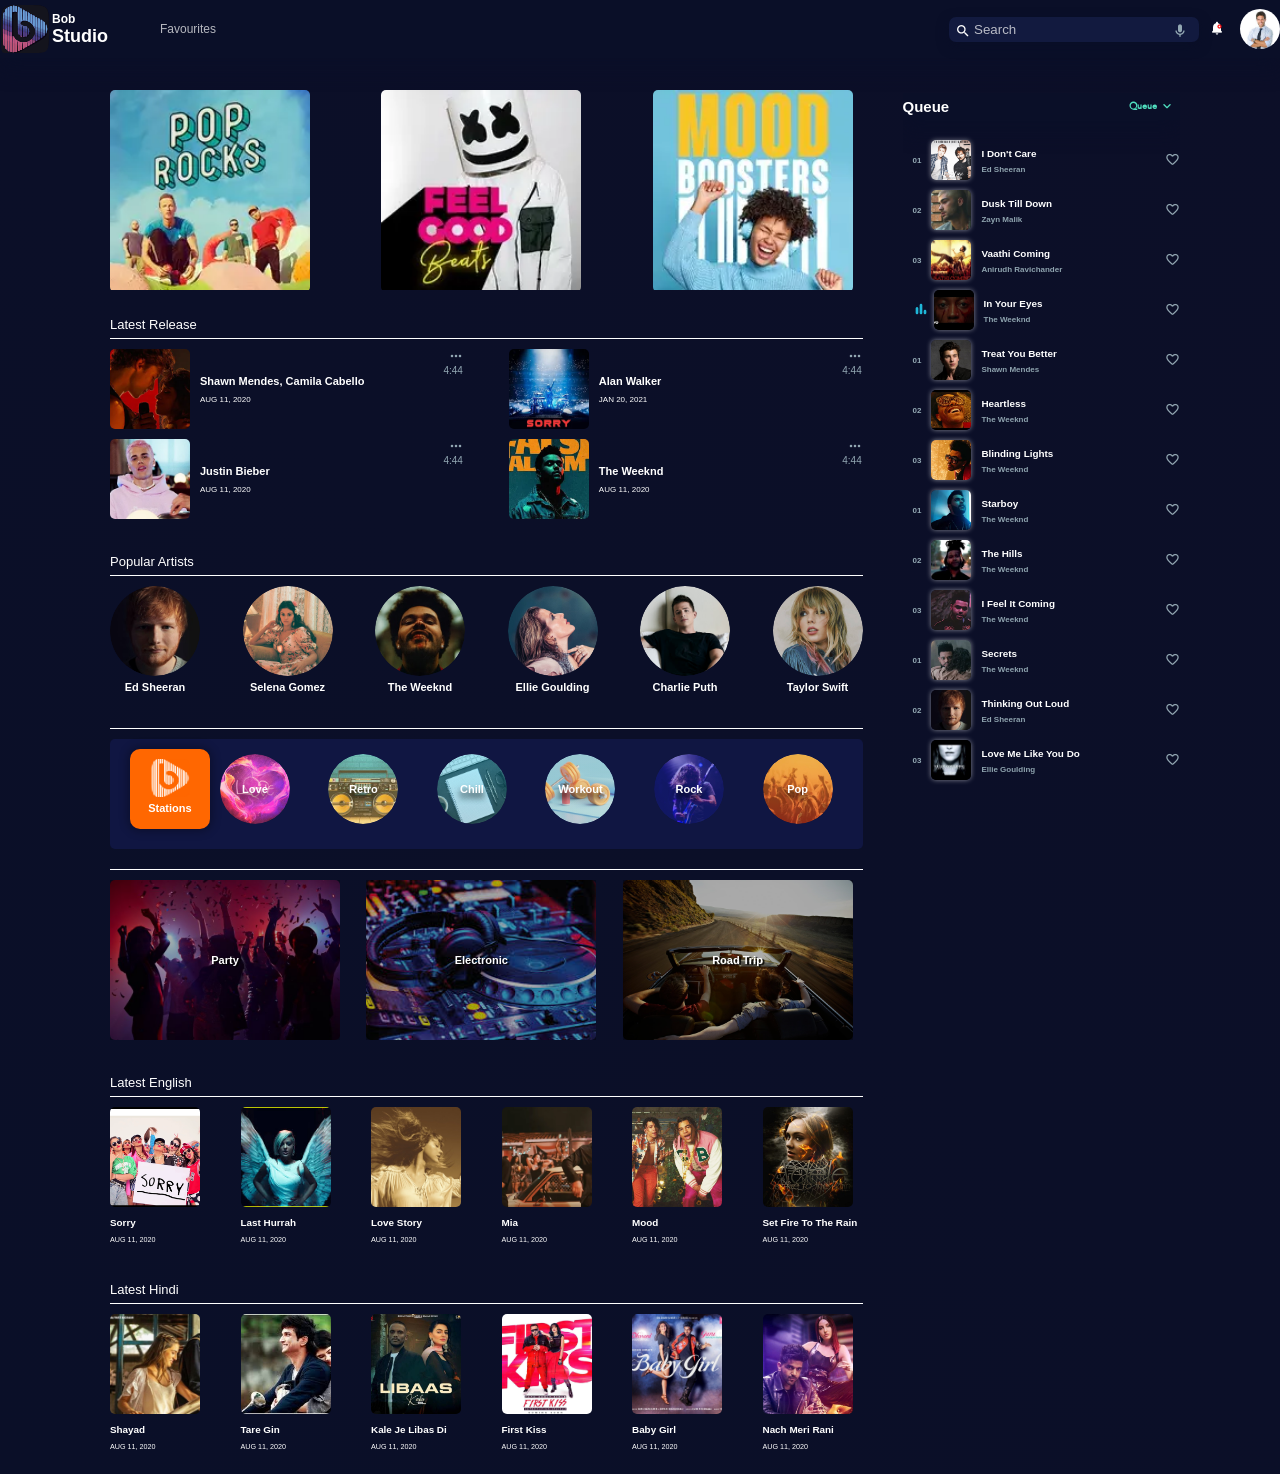
<file: MusicPlayer/index.html>
<!-- 
    Github repo: https://github.com/AmanGupta262/music-player
    Website: https://amangupta262.github.io/music-player/
 -->
<!DOCTYPE html>
<html lang="en">

<head>
    <meta charset="UTF-8">
    <meta http-equiv="X-UA-Compatible" content="IE=edge">
    <meta name="viewport" content="width=device-width, initial-scale=1.0">
    
    <!-- Title -->
    <title>Bob Studio</title>
    
    <!-- Favicon -->
    <link rel="shortcut icon" href="img/logo1.svg" type="image/x-icon">
    
    <!-- Material Icons css link -->
    <link
        href="https://fonts.googleapis.com/css?family=Material+Icons|Material+Icons+Outlined|Material+Icons+Two+Tone|Material+Icons+Round"
        rel="stylesheet" />
    
    <!-- Local css link -->
    <link rel="stylesheet" href="css/style.css" />

</head>

<body>

    <!-- Navbar -->

    <!-- Making navbar sticky to top -->
    <div class="navbar-fixed">
        <nav class="navbar">

            <!-- Left part of navbar contains logo and menu -->
            <div class="left d-flex">
                <div class="logo d-flex">
                    <div class="logo-img">
                        <a href="index.html"><img src="img/logo1.svg" alt=""></a>
                    </div>
                    <span class="logo-name">
                        <span class="focus-in-contract-bck">Bob</span><br>
                        <span class="focus-in-contract-bck">Studio</span>
                    </span>
                </div>
                <span class="link">
                    <a href="#player">Favourites</a>
                </span>
            </div>

            <!-- Right part of navbar contains search bar, notification, user pic -->
            <div class="right d-flex">
                <!-- Search bar -->
                <div class="search">
                    <span class="material-icons-round"> search </span>
                    <input type="text" placeholder="Search" />
                    <span class="material-icons-round"> mic </span>
                </div>

                <!-- Notification icon -->
                <div class="notif">
                    <i class="material-icons-round"> notifications </i>
                    <i class="material-icons-round"> stop_circle </i>
                </div>

                <!-- Profile pic -->
                <div class="profile-pic">
                    <img src="img/profile.jpeg" alt="" />
                </div>
            </div>
        </nav>
    </div>
    <!-- End Navbar -->

    <!-- Container contains Main section and Queue Section -->
    <div class="container main-container d-flex">

        <!--  Main Section -->
        <main class="main-section col">

            <!-- Carousel Section -->
            <header>
                <div class="carousel ">
                    <div class="row d-flex">
                        <div class="carousel-item active">
                            <img src="img/Pop_Rocks.webp" alt="">
                        </div>
                        <div class="carousel-item">
                            <img src="img/Feel_Good.webp" alt="">
                        </div>
                        <div class="carousel-item">
                            <img src="img/Mood_Boosters.webp" alt="">
                        </div>
                    </div>

                </div>
            </header>
            <!-- End Carousel Section -->

            <!-- Latest Release -->
            <section id="latest-release">
                <!-- Section Title -->
                <h1 class="section-title">
                    Latest Release
                </h1>

                <div class="section-container d-flex">
                    <!-- Latest Artist -->
                    <div class="latest-artist d-flex">
                        <!-- Left part contains image and artist details -->
                        <div class="left d-flex">
                            <!-- Image with play pause hover effect -->
                            <a href="#player">
                                <div class="image-container play-pause" tabindex="1">
                                    <img src="img/senorita.webp" alt="">
                                </div>
                            </a>
                            <!-- Artist details -->
                            <div class="details">
                                <p class="name">Shawn Mendes, Camila Cabello</p>
                                <p class="date">AUG 11, 2020</p>
                            </div>
                        </div>

                        <!-- Right part contains duration and dropdown menu -->
                        <div class="right d-flex">
                            <!-- Dropdown container-->
                            <div class="dropdown-container" tabindex="1">
                                <!-- Dropdown -->
                                <div class="dropdown">
                                    <ul class="list">
                                        <li>
                                            <a href="#player">
                                                <span class="material-icons-round ">
                                                    play_arrow
                                                </span>
                                                <span> Play Now</span>
                                            </a>
                                        </li>
                                        <li>
                                            <a href="#player">
                                                <span class="material-icons-round ">
                                                    add
                                                </span>
                                                <span> Add to Queue</span>
                                            </a>
                                        </li>
                                        <li>
                                            <a href="#player">
                                                <span class="material-icons-round ">
                                                    playlist_add
                                                </span>
                                                <span> Add to Favourites</span>
                                            </a>
                                        </li>
                                        <li>
                                            <a href="#player">
                                                <span class="material-icons-round ">
                                                    info
                                                </span>
                                                <span> Get Info</span>
                                            </a>
                                        </li>
                                    </ul>
                                </div>
                                <!-- Dropdown icon -->
                                <div class="menu-icon">
                                    <span class="material-icons-round">
                                        more_horiz
                                    </span>
                                </div>
                            </div>
                            <!-- Duration -->
                            <div class="length">
                                4:44
                            </div>

                        </div>
                    </div>
                    <!-- End Latest Artist -->

                    <!-- Latest Artist -->
                    <div class="latest-artist d-flex">
                        <!-- Left part contains image and artist details -->
                        <div class="left d-flex">
                            <!-- Image with play pause hover effectb-->
                            <a href="#player">
                                <div class="image-container play-pause" tabindex="1">
                                    <img src="img/sorry.webp" alt="">
                                </div>
                            </a>
                            <!-- Details -->
                            <div class="details">
                                <p class="name">Alan Walker</p>
                                <p class="date">JAN 20, 2021</p>
                            </div>
                        </div>
                        <!-- Right part contains duration and dropdown menu -->
                        <div class="right d-flex">
                            <!-- Dropdown container -->
                            <div class="dropdown-container" tabindex="1">
                                <!-- Dropdown -->
                                <div class="dropdown">
                                    <ul class="list">
                                        <li>
                                            <a href="#player">
                                                <span class="material-icons-round ">
                                                    play_arrow
                                                </span>
                                                <span> Play Now</span>
                                            </a>
                                        </li>
                                        <li>
                                            <a href="#player">
                                                <span class="material-icons-round ">
                                                    add
                                                </span>
                                                <span> Add to Queue</span>
                                            </a>
                                        </li>
                                        <li>
                                            <a href="#player">
                                                <span class="material-icons-round ">
                                                    playlist_add
                                                </span>
                                                <span> Add to Favourites</span>
                                            </a>
                                        </li>
                                        <li>
                                            <a href="#player">
                                                <span class="material-icons-round ">
                                                    info
                                                </span>
                                                <span> Get Info</span>
                                            </a>
                                        </li>
                                    </ul>
                                </div>
                                <!-- Dropdown icon -->
                                <div class="menu-icon">
                                    <span class="material-icons-round">
                                        more_horiz
                                    </span>
                                </div>
                            </div>
                            <!-- Duration -->
                            <div class="length">
                                4:44
                            </div>

                        </div>
                    </div>
                    <!-- End Latest Artist -->

                    <!-- Latest Artist -->
                    <div class="latest-artist d-flex">
                        <!-- Left part contains image and artist details -->
                        <div class="left d-flex">
                            <!-- Image with play pause hover effect -->
                            <a href="#player">
                                <div class="image-container play-pause" tabindex="1">
                                    <img src="img/yummy.webp" alt="">
                                </div>
                            </a>
                            <!-- Artist details -->
                            <div class="details">
                                <p class="name">Justin Bieber</p>
                                <p class="date">AUG 11, 2020</p>
                            </div>
                        </div>
                        <!-- Right part contains duration and dropdown menu -->
                        <div class="right d-flex">
                            <!-- Dropdown container-->
                            <div class="dropdown-container" tabindex="1">
                                <!-- Dropdown -->
                                <div class="dropdown">
                                    <ul class="list">
                                        <li>
                                            <a href="#player">
                                                <span class="material-icons-round ">
                                                    play_arrow
                                                </span>
                                                <span> Play Now</span>
                                            </a>
                                        </li>
                                        <li>
                                            <a href="#player">
                                                <span class="material-icons-round ">
                                                    add
                                                </span>
                                                <span> Add to Queue</span>
                                            </a>
                                        </li>
                                        <li>
                                            <a href="#player">
                                                <span class="material-icons-round ">
                                                    playlist_add
                                                </span>
                                                <span> Add to Favourites</span>
                                            </a>
                                        </li>
                                        <li>
                                            <a href="#player">
                                                <span class="material-icons-round ">
                                                    info
                                                </span>
                                                <span> Get Info</span>
                                            </a>
                                        </li>
                                    </ul>
                                </div>
                                <!-- Dropdown icon -->
                                <div class="menu-icon">
                                    <span class="material-icons-round">
                                        more_horiz
                                    </span>
                                </div>
                            </div>
                            <!-- Duration -->
                            <div class="length">
                                4:44
                            </div>

                        </div>
                    </div>
                    <!-- End Latest Artist -->

                    <!-- Latest Artist -->
                    <div class="latest-artist d-flex">
                        <!-- Left part contains image and artist details -->
                        <div class="left d-flex">
                            <!-- Image with play pause hover effect -->
                            <a href="#player">
                                <div class="image-container play-pause" tabindex="1">
                                    <img src="img/false-alarm.webp" alt="">
                                </div>
                            </a>
                            <!-- Artist details -->
                            <div class="details">
                                <p class="name">The Weeknd</p>
                                <p class="date">AUG 11, 2020</p>
                            </div>
                        </div>
                        <!-- Right part contains duration and dropdown menu -->
                        <div class="right d-flex">
                            <!-- Dropdown container-->
                            <div class="dropdown-container" tabindex="1">
                                <!-- Dropdown -->
                                <div class="dropdown">
                                    <ul class="list">
                                        <li>
                                            <a href="#player">
                                                <span class="material-icons-round ">
                                                    play_arrow
                                                </span>
                                                <span> Play Now</span>
                                            </a>
                                        </li>
                                        <li>
                                            <a href="#player">
                                                <span class="material-icons-round ">
                                                    add
                                                </span>
                                                <span> Add to Queue</span>
                                            </a>
                                        </li>
                                        <li>
                                            <a href="#player">
                                                <span class="material-icons-round ">
                                                    playlist_add
                                                </span>
                                                <span> Add to Favourites</span>
                                            </a>
                                        </li>
                                        <li>
                                            <a href="#player">
                                                <span class="material-icons-round ">
                                                    info
                                                </span>
                                                <span> Get Info</span>
                                            </a>
                                        </li>
                                    </ul>
                                </div>
                                <!-- Dropdown icon -->
                                <div class="menu-icon">
                                    <span class="material-icons-round">
                                        more_horiz
                                    </span>
                                </div>
                            </div>
                            <!-- Duration -->
                            <div class="length">
                                4:44
                            </div>

                        </div>
                    </div>
                    <!-- End Latest Artist -->

                </div>
            </section>
            <!-- End Latest Release -->

            <!-- Popular Artists-->
            <section id="popular-artists">
                <!-- Section Title -->
                <h1 class="section-title">
                    Popular Artists
                </h1>

                <div class="section-container d-flex">
                    <!-- Popular Artist -->
                    <div class="popular-artist">
                        <!-- Image with play pause hover effect -->
                        <a href="playlist.html">
                            <div class="image-container play-pause">
                                <img src="img/EdSheeran.jpg" alt="">
                            </div>
                        </a>
                        <div class="name">
                            Ed sheeran
                        </div>
                    </div>
                    <!-- End Popular Artist -->

                    <!-- Popular Artist -->
                    <div class="popular-artist">
                        <!-- Image with play pause hover effect -->
                        <a href="playlist.html">
                            <div class="image-container play-pause">
                                <img src="img/SelenaGomez.jpg" alt="">
                            </div>
                        </a>
                        <div class="name">
                            Selena Gomez
                        </div>
                    </div>
                    <!-- End Popular Artist -->

                    <!-- Popular Artist -->
                    <div class="popular-artist">
                        <!-- Image with play pause hover effect -->
                        <a href="playlist.html">
                            <div class="image-container play-pause">
                                <img src="img/weeknd.jpg" alt="">
                            </div>
                        </a>
                        <div class="name">
                            The weeknd
                        </div>
                    </div>
                    <!-- End Popular Artist -->

                    <!-- Popular Artist -->
                    <div class="popular-artist">
                        <!-- Image with play pause hover effect -->
                        <a href="playlist.html">
                            <div class="image-container play-pause">
                                <img src="img/EllieGoulding.jpg" alt="">
                            </div>
                        </a>
                        <div class="name">
                            Ellie Goulding
                        </div>
                    </div>
                    <!-- End Popular Artist -->

                    <!-- Popular Artist -->
                    <div class="popular-artist">
                        <!-- Image with play pause hover effect -->
                        <a href="playlist.html">
                            <div class="image-container play-pause">
                                <img src="img/charliePuth.jpg" alt="">
                            </div>
                        </a>
                        <div class="name">
                            charlie puth
                        </div>
                    </div>
                    <!-- End Popular Artist -->

                    <!-- Popular Artist -->
                    <div class="popular-artist">
                        <!-- Image with play pause hover effect -->
                        <a href="playlist.html">
                            <div class="image-container play-pause">
                                <img src="img/TaylorSwift.jpg" alt="">
                            </div>
                        </a>
                        <div class="name">
                            Taylor Swift
                        </div>
                    </div>
                    <!-- End Popular Artist -->

                </div>
            </section>
            <!-- End Popular Artists-->

            <!-- Categories -->
            <section id="categories">
                <!-- Section Title -->
                <h1 class="section-title">
                </h1>

                <div class="section-container d-flex">
                    <!-- Stations Icon -->
                    <div class="stations d-flex">
                        <div class="image-container"><img src="img/logo.png" alt=""></div>
                        <div class="name">
                            Stations
                        </div>
                    </div>

                    <!-- Category Container -->
                    <div class="category-container d-flex">
                        <!-- Category -->
                        <div class="category">
                            <div class="name d-flex love">
                                Love
                            </div>

                            <!-- Image with play pause hover effect -->
                            <a href="playlist.html">
                                <div class="image-container play-pause">
                                    <img src="img/love.jpg" alt="">
                                </div>
                            </a>
                        </div>
                        <!-- End Category -->

                        <!-- Category -->
                        <div class="category">
                            <div class="name d-flex retro">
                                Retro
                            </div>

                            <!-- Image with play pause hover effect -->
                            <a href="playlist.html">
                                <div class="image-container play-pause">
                                    <img src="img/retro.jpeg" alt="">
                                </div>
                            </a>
                        </div>
                        <!-- End Category -->

                        <!-- Category -->
                        <div class="category">
                            <div class="name d-flex chill">
                                Chill
                            </div>

                            <!-- Image with play pause hover effect -->
                            <a href="playlist.html">
                                <div class="image-container play-pause">
                                    <img src="img/chill.jpg" alt="">
                                </div>
                            </a>
                        </div>
                        <!-- End Category -->

                        <!-- Category -->
                        <div class="category">
                            <div class="name d-flex workout">
                                Workout
                            </div>

                            <!-- Image with play pause hover effect -->
                            <a href="playlist.html">
                                <div class="image-container play-pause">
                                    <img src="img/workout.jpg" alt="">
                                </div>
                            </a>
                        </div>
                        <!-- End Category -->

                        <!-- Category -->
                        <div class="category ">
                            <div class="name d-flex rock">
                                Rock
                            </div>

                            <!-- Image with play pause hover effect -->
                            <a href="playlist.html">
                                <div class="image-container play-pause">
                                    <img src="img/rock.jpeg" alt="">
                                </div>
                            </a>
                        </div>
                        <!-- End Category -->

                        <!-- Category -->
                        <div class="category">
                            <div class="name d-flex pop">
                                Pop
                            </div>

                            <!-- Image with play pause hover effect -->
                            <a href="playlist.html">
                                <div class="image-container play-pause">
                                    <img src="img/pop.jpg" alt="">
                                </div>
                            </a>
                        </div>
                        <!-- End Category -->
                    </div>

                </div>
            </section>
            <!-- End Categories -->

            <!-- Popular Categories -->
            <section id="mood">
                <!-- Section Title -->
                <h1 class="section-title"></h1>

                <div class="section-container d-flex">
                    <!-- Mood Element -->
                    <div class="mood-element">
                        <div class="name d-flex">
                            party
                        </div>
                        <!-- Image with play pause hover effect -->
                        <a href="playlist.html">
                            <div class="image-container play-pause">
                                <img src="img/party.jpg" alt="">
                            </div>
                        </a>
                    </div>
                    <!-- End Mood Element -->

                    <!-- Mood Element -->
                    <div class="mood-element">
                        <div class="name">
                            electronic
                        </div>
                        <!-- Image with play pause hover effect -->
                        <a href="playlist.html">
                            <div class="image-container play-pause">
                                <img src="img/electronic.jpeg" alt="">
                            </div>
                        </a>
                    </div>
                    <!-- End Mood Element -->

                    <!-- Mood Element -->
                    <div class="mood-element">
                        <div class="name">
                            road trip
                        </div>
                        <!-- Image with play pause hover effect -->
                        <a href="playlist.html">
                            <div class="image-container play-pause">
                                <img src="img/roadtrip.jpg" alt="">
                            </div>
                        </a>
                    </div>
                    <!-- End Mood Element -->
                </div>
            </section>
            <!-- End Popular Categories -->

            <!-- Latest English -->
            <section id="latest-english">
                <!-- Section Title -->
                <h1 class="section-title">Latest English</h1>

                <div class="section-container d-flex">
                    <!-- Latest song element -->
                    <div class="latest-songs">
                        <a href="#player">

                            <!-- Image with play pause hover effect -->
                            <div class="image-container play-pause">
                                <img src="img/sorry-justin.png" alt="">
                            </div>

                            <div class="details">
                                <p class="name">Sorry</p>
                                <p class="date">AUG 11, 2020</p>
                            </div>
                        </a>
                    </div>
                    <!-- End Latest song element -->

                    <!-- Latest song element -->
                    <div class="latest-songs">
                        <a href="#player">

                            <!-- Image with play pause hover effect -->
                            <div class="image-container play-pause">
                                <img src="img/last-hurrah.jpeg" alt="">
                            </div>

                            <div class="details">
                                <p class="name">Last Hurrah</p>
                                <p class="date">AUG 11, 2020</p>
                            </div>
                        </a>
                    </div>
                    <!-- End Latest song element -->

                    <!-- Latest song element -->
                    <div class="latest-songs">
                        <a href="#player">

                            <!-- Image with play pause hover effect -->
                            <div class="image-container play-pause">
                                <img src="img/love-story.jpg" alt="">
                            </div>

                            <div class="details">
                                <p class="name">Love Story</p>
                                <p class="date">AUG 11, 2020</p>
                            </div>
                        </a>
                    </div>
                    <!-- End Latest song element -->

                    <!-- Latest song element -->
                    <div class="latest-songs">
                        <a href="#player">

                            <!-- Image with play pause hover effect -->
                            <div class="image-container play-pause">
                                <img src="img/mia.jpg" alt="">
                            </div>

                            <div class="details">
                                <p class="name">Mia</p>
                                <p class="date">AUG 11, 2020</p>
                            </div>
                        </a>
                    </div>
                    <!-- End Latest song element -->

                    <!-- Latest song element -->
                    <div class="latest-songs">
                        <a href="#player">

                            <!-- Image with play pause hover effect -->
                            <div class="image-container play-pause">
                                <img src="img/mood.webp" alt="">
                            </div>

                            <div class="details">
                                <p class="name">Mood</p>
                                <p class="date">AUG 11, 2020</p>
                            </div>
                        </a>
                    </div>
                    <!-- End Latest song element -->

                    <!-- Latest song element -->
                    <div class="latest-songs">
                        <a href="#player">

                            <!-- Image with play pause hover effect -->
                            <div class="image-container play-pause">
                                <img src="img/set-fire.jpg" alt="">
                            </div>

                            <div class="details">
                                <p class="name">Set Fire To The Rain</p>
                                <p class="date">AUG 11, 2020</p>
                            </div>
                        </a>
                    </div>
                </div>
            </section>
            <!-- End Latest English -->

            <!-- Latest Hindi -->
            <section id="latest-hindi">
                <!-- Section Title -->
                <h1 class="section-title">Latest Hindi</h1>
                <div class="section-container d-flex">

                    <!-- Latest song element -->
                    <div class="latest-songs">
                        <a href="#player">

                            <!-- Image with play pause hover effect -->
                            <div class="image-container play-pause">
                                <img src="img/shayad.jpeg" alt="">
                            </div>
                            <div class="details">
                                <p class="name">Shayad</p>
                                <p class="date">AUG 11, 2020</p>
                            </div>
                        </a>
                    </div>
                    <!-- End Latest song element -->

                    <!-- Latest song element -->
                    <div class="latest-songs">
                        <a href="#player">

                            <!-- Image with play pause hover effect -->
                            <div class="image-container play-pause">
                                <img src="img/tare-gin.jpeg" alt="">
                            </div>
                            <div class="details">
                                <p class="name">Tare Gin</p>
                                <p class="date">AUG 11, 2020</p>
                            </div>
                        </a>
                    </div>
                    <!-- End Latest song element -->

                    <!-- Latest song element -->
                    <div class="latest-songs">
                        <a href="#player">

                            <!-- Image with play pause hover effect -->
                            <div class="image-container play-pause">
                                <img src="img/kale-je.jpg" alt="">
                            </div>
                            <div class="details">
                                <p class="name">Kale Je Libas Di</p>
                                <p class="date">AUG 11, 2020</p>
                            </div>
                        </a>
                    </div>
                    <!-- End Latest song element -->

                    <!-- Latest song element -->
                    <div class="latest-songs">
                        <a href="#player">

                            <!-- Image with play pause hover effect -->
                            <div class="image-container play-pause">
                                <img src="img/first-kiss.jpg" alt="">
                            </div>
                            <div class="details">
                                <p class="name">First Kiss</p>
                                <p class="date">AUG 11, 2020</p>
                            </div>
                        </a>
                    </div>
                    <!-- End Latest song element -->

                    <!-- Latest song element -->
                    <div class="latest-songs">
                        <a href="#player">

                            <!-- Image with play pause hover effect -->
                            <div class="image-container play-pause">
                                <img src="img/baby.jpg" alt="">
                            </div>
                            <div class="details">
                                <p class="name">Baby Girl</p>
                                <p class="date">AUG 11, 2020</p>
                            </div>
                        </a>
                    </div>
                    <!-- End Latest song element -->

                    <!-- Latest song element -->
                    <div class="latest-songs">
                        <a href="#player">

                            <!-- Image with play pause hover effect -->
                            <div class="image-container play-pause">
                                <img src="img/nach.jpg" alt="">
                            </div>
                            <div class="details">
                                <p class="name">Nach Meri Rani</p>
                                <p class="date">AUG 11, 2020</p>
                            </div>
                        </a>
                    </div>
                </div>
            </section>
            <!-- End Latest Hindi -->

        </main>
        <!--  End Main Section -->

        <!-- Sidebar for Desktop -->
        <aside class="col">

            <!-- Navbar with queue menu -->
            <div class="navbar-fixed d-flex">
                <!-- left  -->
                <div class="left">Queue</div>
            
                <!-- Right part contains queue dropdown menu -->
                <div class="right">
            
                    <!-- Dropdown container -->
                    <div class="dropdown-container queue-menu" tabindex="1">
                        Queue
            
                        <!-- down arrow icon -->
                        <span class="material-icons-round">
                            keyboard_arrow_down
                        </span>
            
                        <!-- dropdown -->
                        <div class="dropdown">
                            <ul class="list">
                                <li>
                                    <a href="#player">
                                        <span class="material-icons-round ">
                                            queue_music
                                        </span>
                                        <span> Playlists</span>
                                    </a>
                                </li>
                                <li>
                                    <a href="#player">
                                        <span class="material-icons-round ">
                                            favorite
                                        </span>
                                        <span> Favourites Songs</span>
                                    </a>
                                </li>
            
                            </ul>
                        </div>
            
                    </div>
                </div>
            </div>
            <!-- Navbar with queue menu -->
            
            <!-- Sidebar main i.e. Song container -->
            <div class="sidebar-main">
            
                <!-- Song -->
                <div class="song d-flex">
            
                    <!-- Left part contains image and song details -->
                    <div class="left d-flex">
                        <div class="count">01</div>
                        <a href="#player">
                            <div class="image-container play-pause">
                                <img src="img/i-dont-care.jpg" alt="" />
                            </div>
                        </a>
                        <div class="name d-flex">
                            <div class="song-name">I Don't Care</div>
                            <div class="singer-name">Ed Sheeran</div>
                        </div>
                    </div>
            
                    <div class="right">
                        <!-- used checkbox for toggling -->
                        <input type="checkbox" class="toggle-button">
                        <div class="favourite">
                        </div>
                    </div>
                </div>
                <!-- End Song -->
            
                <!-- Song -->
                <div class="song d-flex">
            
                    <!-- Left part contains image and song details -->
                    <div class="left d-flex">
                        <div class="count">02</div>
            
                        <a href="#player">
                            <div class="image-container play-pause">
                                <img src="img/dusk-till-down.jpeg" alt="" />
                            </div>
                        </a>
                        <div class="name d-flex">
                            <div class="song-name">Dusk Till Down</div>
                            <div class="singer-name">Zayn Malik</div>
                        </div>
            
                    </div>
                    <div class="right">
                        <!-- used checkbox for toggling -->
                        <input type="checkbox" class="toggle-button">
                        <div class="favourite">
                        </div>
                    </div>
                </div>
                <!-- End Song -->
            
                <!-- Song -->
                <div class="song d-flex">
            
                    <!-- Left part contains image and song details -->
                    <div class="left d-flex">
                        <div class="count">03</div>
            
                        <a href="#player">
                            <div class="image-container play-pause">
                                <img src="img/vaatthi.jpg" alt="" />
                            </div>
                        </a>
                        <div class="name d-flex">
                            <div class="song-name">Vaathi Coming</div>
                            <div class="singer-name">Anirudh Ravichander</div>
                        </div>
            
                    </div>
                    <div class="right">
                        <!-- used checkbox for toggling -->
                        <input type="checkbox" class="toggle-button">
                        <div class="favourite">
                        </div>
                    </div>
                </div>
                <!-- End Song -->
            
                <!-- Song -->
                <div class="song d-flex">
            
                    <!-- Left part contains image and song details -->
                    <div class="left d-flex">
                        <div class="current-playing">
                            <span class="material-icons-round">
                                bar_chart
                            </span>
                        </div>
                        <a href="#player">
                            <div class="image-container play-pause">
                                <img src="img/in-your-eyes.jpeg" alt="" />
                            </div>
                        </a>
                        <div class="name d-flex">
                            <div class="song-name">In Your Eyes</div>
                            <div class="singer-name">The Weeknd</div>
                        </div>
            
                    </div>
                    <div class="right">
                        <!-- used checkbox for toggling -->
                        <input type="checkbox" class="toggle-button">
                        <div class="favourite">
                        </div>
                    </div>
                </div>
                <!-- End Song -->
            
                <!-- Song -->
                <div class="song d-flex">
            
                    <!-- Left part contains image and song details -->
                    <div class="left d-flex">
                        <div class="count">01</div>
            
                        <a href="#player">
                            <div class="image-container play-pause" tabindex="1">
                                <img src="img/shawnmendes.jpg" alt="">
                            </div>
                        </a>
                        <div class="name d-flex">
                            <div class="song-name"> Treat You Better</div>
                            <div class="singer-name">Shawn Mendes</div>
                        </div>
                    </div>
                    <div class="right">
                        <!-- used checkbox for toggling -->
                        <input type="checkbox" class="toggle-button">
                        <div class="favourite">
                        </div>
                    </div>
                </div>
                <!-- End Song -->
            
                <!-- Song -->
                <div class="song d-flex">
            
                    <!-- Left part contains image and song details -->
                    <div class="left d-flex">
                        <div class="count">02</div>
            
                        <a href="#player">
                            <div class="image-container play-pause">
                                <img src="img/heartless.webp" alt="" />
                            </div>
                        </a>
                        <div class="name d-flex">
                            <div class="song-name">Heartless</div>
                            <div class="singer-name">The Weeknd</div>
                        </div>
            
                    </div>
                    <div class="right">
                        <!-- used checkbox for toggling -->
                        <input type="checkbox" class="toggle-button">
                        <div class="favourite">
                        </div>
                    </div>
                </div>
                <!-- End Song -->
            
                <!-- Song -->
                <div class="song d-flex">
            
                    <!-- Left part contains image and song details -->
                    <div class="left d-flex">
                        <div class="count">03</div>
            
                        <a href="#player">
                            <div class="image-container play-pause">
                                <img src="img/blinding-ligghts.webp" alt="" />
                            </div>
                        </a>
                        <div class="name d-flex">
                            <div class="song-name">Blinding Lights</div>
                            <div class="singer-name">The Weeknd</div>
                        </div>
            
                    </div>
                    <div class="right">
                        <!-- used checkbox for toggling -->
                        <input type="checkbox" class="toggle-button">
                        <div class="favourite">
                        </div>
                    </div>
                </div>
                <!-- End Song -->
            
                <!-- Song -->
                <div class="song d-flex">
            
                    <!-- Left part contains image and song details -->
                    <div class="left d-flex">
                        <div class="count">01</div>
            
                        <a href="#player">
                            <div class="image-container play-pause">
                                <img src="img/starboy.webp" alt="" />
                            </div>
                        </a>
                        <div class="name d-flex">
                            <div class="song-name">Starboy</div>
                            <div class="singer-name">The Weeknd</div>
                        </div>
            
                    </div>
                    <div class="right">
                        <!-- used checkbox for toggling -->
                        <input type="checkbox" class="toggle-button">
                        <div class="favourite">
                        </div>
                    </div>
                </div>
                <!-- End Song -->
            
                <!-- Song -->
                <div class="song d-flex">
            
                    <!-- Left part contains image and song details -->
                    <div class="left d-flex">
                        <div class="count">02</div>
            
                        <a href="#player">
                            <div class="image-container play-pause">
                                <img src="img/the-hills.webp" alt="" />
                            </div>
                        </a>
                        <div class="name d-flex">
                            <div class="song-name">The Hills</div>
                            <div class="singer-name">The Weeknd</div>
                        </div>
            
                    </div>
                    <div class="right">
                        <!-- used checkbox for toggling -->
                        <input type="checkbox" class="toggle-button">
                        <div class="favourite">
                        </div>
                    </div>
                </div>
                <!-- End Song -->
            
                <!-- Song -->
                <div class="song d-flex">
            
                    <!-- Left part contains image and song details -->
                    <div class="left d-flex">
                        <div class="count">03</div>
            
                        <a href="#player">
                            <div class="image-container play-pause">
                                <img src="img/i-feel-it-coming.webp" alt="" />
                            </div>
                        </a>
                        <div class="name d-flex">
                            <div class="song-name">I feel it coming</div>
                            <div class="singer-name">The Weeknd</div>
                        </div>
            
                    </div>
                    <div class="right">
                        <!-- used checkbox for toggling -->
                        <input type="checkbox" class="toggle-button">
                        <div class="favourite">
                        </div>
                    </div>
                </div>
                <!-- End Song -->
            
                <!-- Song -->
                <div class="song d-flex">
            
                    <!-- Left part contains image and song details -->
                    <div class="left d-flex">
                        <div class="count">01</div>
            
                        <a href="#player">
                            <div class="image-container play-pause">
                                <img src="img/secrets.webp" alt="" />
                            </div>
                        </a>
                        <div class="name d-flex">
                            <div class="song-name">Secrets</div>
                            <div class="singer-name">The Weeknd</div>
                        </div>
            
                    </div>
                    <div class="right">
                        <!-- used checkbox for toggling -->
                        <input type="checkbox" class="toggle-button">
                        <div class="favourite">
                        </div>
                    </div>
                </div>
                <!-- End Song -->
            
                <!-- Song -->
                <div class="song d-flex">
            
                    <!-- Left part contains image and song details -->
                    <div class="left d-flex">
                        <div class="count">02</div>
            
                        <a href="#player">
                            <div class="image-container play-pause">
                                <img src="img/EdSheeran.jpg" alt="">
                            </div>
                        </a>
                        <div class="name d-flex">
                            <div class="song-name"> Thinking out loud</div>
                            <div class="singer-name">Ed Sheeran</div>
                        </div>
            
                    </div>
                    <div class="right">
                        <!-- used checkbox for toggling -->
                        <input type="checkbox" class="toggle-button">
                        <div class="favourite">
                        </div>
                    </div>
                </div>
                <!-- End Song -->
            
                <!-- Song -->
                <div class="song d-flex">
            
                    <!-- Left part contains image and song details -->
                    <div class="left d-flex">
                        <div class="count">03</div>
            
                        <a href="#player">
                            <div class="image-container play-pause">
                                <img src="img/love-me.jpg" alt="">
                            </div>
                        </a>
                        <div class="name d-flex">
                            <div class="song-name"> Love Me Like You Do</div>
                            <div class="singer-name">Ellie Goulding</div>
                        </div>
            
                    </div>
                    <div class="right">
                        <!-- used checkbox for toggling -->
                        <input type="checkbox" class="toggle-button">
                        <div class="favourite">
                        </div>
                    </div>
                </div>
            </div>
            <!-- End Sidebar main -->

        </aside>
        <!-- End Sidebar -->

    </div>
    <!-- End Container -->

    <!-- Footer i.e. Player  -->
    <!-- queue section is integrated in bottom player for mobile devices -->
    <footer id="player">
        <!-- close icon for mobile devices to close bottom player -->
        <a class="material-icons-round close" href="">
            close
        </a>

        <!-- Container -->
        <div class="container d-flex">

            <!-- Mobile Queue  -->
            <div class="queue">
                <!-- Navbar with queue menu -->
                <div class="navbar-fixed d-flex">
                    <!-- left  -->
                    <div class="left">Queue</div>

                    <!-- Right part contains queue dropdown menu -->
                    <div class="right">

                        <!-- Dropdown container -->
                        <div class="dropdown-container queue-menu" tabindex="1">
                            Queue

                            <!-- down arrow icon -->
                            <span class="material-icons-round">
                                keyboard_arrow_down
                            </span>

                            <!-- dropdown -->
                            <div class="dropdown">
                                <ul class="list">
                                    <li>
                                        <a href="#player">
                                            <span class="material-icons-round ">
                                                queue_music
                                            </span>
                                            <span> Playlists</span>
                                        </a>
                                    </li>
                                    <li>
                                        <a href="#player">
                                            <span class="material-icons-round ">
                                                favorite
                                            </span>
                                            <span> Favourites Songs</span>
                                        </a>
                                    </li>

                                </ul>
                            </div>

                        </div>
                    </div>
                </div>
                <!-- Navbar with queue menu -->

                <!-- Sidebar main i.e. Song container -->
                <div class="sidebar-main">

                    <!-- Song -->
                    <div class="song d-flex">

                        <!-- Left part contains image and song details -->
                        <div class="left d-flex">
                            <div class="count">01</div>
                            <a href="#player">
                                <div class="image-container play-pause">
                                    <img src="img/i-dont-care.jpg" alt="" />
                                </div>
                            </a>
                            <div class="name d-flex">
                                <div class="song-name">I Don't Care</div>
                                <div class="singer-name">Ed Sheeran</div>
                            </div>
                        </div>

                        <div class="right">
                            <!-- used checkbox for toggling -->
                            <input type="checkbox" class="toggle-button">
                            <div class="favourite">
                            </div>
                        </div>
                    </div>
                    <!-- End Song -->

                    <!-- Song -->
                    <div class="song d-flex">

                        <!-- Left part contains image and song details -->
                        <div class="left d-flex">
                            <div class="count">02</div>

                            <a href="#player">
                                <div class="image-container play-pause">
                                    <img src="img/dusk-till-down.jpeg" alt="" />
                                </div>
                            </a>
                            <div class="name d-flex">
                                <div class="song-name">Dusk Till Down</div>
                                <div class="singer-name">Zayn Malik</div>
                            </div>

                        </div>
                        <div class="right">
                            <!-- used checkbox for toggling -->
                            <input type="checkbox" class="toggle-button">
                            <div class="favourite">
                            </div>
                        </div>
                    </div>
                    <!-- End Song -->

                    <!-- Song -->
                    <div class="song d-flex">

                        <!-- Left part contains image and song details -->
                        <div class="left d-flex">
                            <div class="count">03</div>

                            <a href="#player">
                                <div class="image-container play-pause">
                                    <img src="img/vaatthi.jpg" alt="" />
                                </div>
                            </a>
                            <div class="name d-flex">
                                <div class="song-name">Vaathi Coming</div>
                                <div class="singer-name">Anirudh Ravichander</div>
                            </div>

                        </div>
                        <div class="right">
                            <!-- used checkbox for toggling -->
                            <input type="checkbox" class="toggle-button">
                            <div class="favourite">
                            </div>
                        </div>
                    </div>
                    <!-- End Song -->

                    <!-- Song -->
                    <div class="song d-flex">

                        <!-- Left part contains image and song details -->
                        <div class="left d-flex">
                            <div class="current-playing">
                                <span class="material-icons-round">
                                    bar_chart
                                </span>
                            </div>
                            <a href="#player">
                                <div class="image-container play-pause">
                                    <img src="img/in-your-eyes.jpeg" alt="" />
                                </div>
                            </a>
                            <div class="name d-flex">
                                <div class="song-name">In Your Eyes</div>
                                <div class="singer-name">The Weeknd</div>
                            </div>

                        </div>
                        <div class="right">
                            <!-- used checkbox for toggling -->
                            <input type="checkbox" class="toggle-button">
                            <div class="favourite">
                            </div>
                        </div>
                    </div>
                    <!-- End Song -->

                    <!-- Song -->
                    <div class="song d-flex">

                        <!-- Left part contains image and song details -->
                        <div class="left d-flex">
                            <div class="count">01</div>

                            <a href="#player">
                                <div class="image-container play-pause" tabindex="1">
                                    <img src="img/shawnmendes.jpg" alt="">
                                </div>
                            </a>
                            <div class="name d-flex">
                                <div class="song-name"> Treat You Better</div>
                                <div class="singer-name">Shawn Mendes</div>
                            </div>
                        </div>
                        <div class="right">
                            <!-- used checkbox for toggling -->
                            <input type="checkbox" class="toggle-button">
                            <div class="favourite">
                            </div>
                        </div>
                    </div>
                    <!-- End Song -->

                    <!-- Song -->
                    <div class="song d-flex">

                        <!-- Left part contains image and song details -->
                        <div class="left d-flex">
                            <div class="count">02</div>

                            <a href="#player">
                                <div class="image-container play-pause">
                                    <img src="img/heartless.webp" alt="" />
                                </div>
                            </a>
                            <div class="name d-flex">
                                <div class="song-name">Heartless</div>
                                <div class="singer-name">The Weeknd</div>
                            </div>

                        </div>
                        <div class="right">
                            <!-- used checkbox for toggling -->
                            <input type="checkbox" class="toggle-button">
                            <div class="favourite">
                            </div>
                        </div>
                    </div>
                    <!-- End Song -->

                    <!-- Song -->
                    <div class="song d-flex">

                        <!-- Left part contains image and song details -->
                        <div class="left d-flex">
                            <div class="count">03</div>

                            <a href="#player">
                                <div class="image-container play-pause">
                                    <img src="img/blinding-ligghts.webp" alt="" />
                                </div>
                            </a>
                            <div class="name d-flex">
                                <div class="song-name">Blinding Lights</div>
                                <div class="singer-name">The Weeknd</div>
                            </div>

                        </div>
                        <div class="right">
                            <!-- used checkbox for toggling -->
                            <input type="checkbox" class="toggle-button">
                            <div class="favourite">
                            </div>
                        </div>
                    </div>
                    <!-- End Song -->

                    <!-- Song -->
                    <div class="song d-flex">

                        <!-- Left part contains image and song details -->
                        <div class="left d-flex">
                            <div class="count">01</div>

                            <a href="#player">
                                <div class="image-container play-pause">
                                    <img src="img/starboy.webp" alt="" />
                                </div>
                            </a>
                            <div class="name d-flex">
                                <div class="song-name">Starboy</div>
                                <div class="singer-name">The Weeknd</div>
                            </div>

                        </div>
                        <div class="right">
                            <!-- used checkbox for toggling -->
                            <input type="checkbox" class="toggle-button">
                            <div class="favourite">
                            </div>
                        </div>
                    </div>
                    <!-- End Song -->

                    <!-- Song -->
                    <div class="song d-flex">

                        <!-- Left part contains image and song details -->
                        <div class="left d-flex">
                            <div class="count">02</div>

                            <a href="#player">
                                <div class="image-container play-pause">
                                    <img src="img/the-hills.webp" alt="" />
                                </div>
                            </a>
                            <div class="name d-flex">
                                <div class="song-name">The Hills</div>
                                <div class="singer-name">The Weeknd</div>
                            </div>

                        </div>
                        <div class="right">
                            <!-- used checkbox for toggling -->
                            <input type="checkbox" class="toggle-button">
                            <div class="favourite">
                            </div>
                        </div>
                    </div>
                    <!-- End Song -->

                    <!-- Song -->
                    <div class="song d-flex">

                        <!-- Left part contains image and song details -->
                        <div class="left d-flex">
                            <div class="count">03</div>

                            <a href="#player">
                                <div class="image-container play-pause">
                                    <img src="img/i-feel-it-coming.webp" alt="" />
                                </div>
                            </a>
                            <div class="name d-flex">
                                <div class="song-name">I feel it coming</div>
                                <div class="singer-name">The Weeknd</div>
                            </div>

                        </div>
                        <div class="right">
                            <!-- used checkbox for toggling -->
                            <input type="checkbox" class="toggle-button">
                            <div class="favourite">
                            </div>
                        </div>
                    </div>
                    <!-- End Song -->

                    <!-- Song -->
                    <div class="song d-flex">

                        <!-- Left part contains image and song details -->
                        <div class="left d-flex">
                            <div class="count">01</div>

                            <a href="#player">
                                <div class="image-container play-pause">
                                    <img src="img/secrets.webp" alt="" />
                                </div>
                            </a>
                            <div class="name d-flex">
                                <div class="song-name">Secrets</div>
                                <div class="singer-name">The Weeknd</div>
                            </div>

                        </div>
                        <div class="right">
                            <!-- used checkbox for toggling -->
                            <input type="checkbox" class="toggle-button">
                            <div class="favourite">
                            </div>
                        </div>
                    </div>
                    <!-- End Song -->

                    <!-- Song -->
                    <div class="song d-flex">

                        <!-- Left part contains image and song details -->
                        <div class="left d-flex">
                            <div class="count">02</div>

                            <a href="#player">
                                <div class="image-container play-pause">
                                    <img src="img/EdSheeran.jpg" alt="">
                                </div>
                            </a>
                            <div class="name d-flex">
                                <div class="song-name"> Thinking out loud</div>
                                <div class="singer-name">Ed Sheeran</div>
                            </div>

                        </div>
                        <div class="right">
                            <!-- used checkbox for toggling -->
                            <input type="checkbox" class="toggle-button">
                            <div class="favourite">
                            </div>
                        </div>
                    </div>
                    <!-- End Song -->

                    <!-- Song -->
                    <div class="song d-flex">

                        <!-- Left part contains image and song details -->
                        <div class="left d-flex">
                            <div class="count">03</div>

                            <a href="#player">
                                <div class="image-container play-pause">
                                    <img src="img/love-me.jpg" alt="">
                                </div>
                            </a>
                            <div class="name d-flex">
                                <div class="song-name"> Love Me Like You Do</div>
                                <div class="singer-name">Ellie Goulding</div>
                            </div>

                        </div>
                        <div class="right">
                            <!-- used checkbox for toggling -->
                            <input type="checkbox" class="toggle-button">
                            <div class="favourite">
                            </div>
                        </div>
                    </div>
                </div>
                <!-- End Sidebar main -->

            </div>
            <!--End Mobile Queue  -->

            <!-- Bottom Player -->
            <div class="player d-flex">

                <!-- Left part of player -->
                <div class="song-info left d-flex">
                    <!-- thumb -->
                    <div class="image-container"><img src="img/weeknd.jpg" alt=""></div>

                    <!-- song with marquee -->
                    <div class="song-details">
                        <marquee behavior=scroll direction="left" scrollamount="3">Blinding Lights</marquee>
                        <p>The Weeknd</p>
                    </div>

                    <!-- favourite and other controls -->
                    <div class="make-favourite d-flex">
                        <input type="checkbox" class="toggle-button">
                        <div class="favourite">
                        </div>
                        <span class="material-icons-round">block</span>
                    </div>

                </div>
                <!-- End Left part of player -->

                <!-- Middle part of player -->
                <div class="main-controls d-flex center">

                    <!-- change song  controls -->
                    <div class="top-controls d-flex">
                        <span class="material-icons-round">shuffle</span>
                        <span class="material-icons-round">skip_previous</span>
                        <span class="material-icons-round">pause</span>
                        <span class="material-icons-round">skip_next</span>
                        <span class="material-icons-round">repeat</span>
                    </div>

                    <!-- audio seek bar using range input element -->
                    <div class="bottom-controls d-flex">
                        <div class="duration">1:24</div>
                        <div class="progress d-flex"><input type="range"></div>
                        <div class="duration">4:23</div>
                    </div>

                </div>
                <!-- End Middle part of player -->

                <!-- Right part of player -->
                <div class="right-control right d-flex">

                    <!-- Playlist, volume and other controls -->
                    <span class="material-icons-round">playlist_play</span>
                    <span class="material-icons-round">speaker</span>
                    <span class="material-icons-round">volume_up</span>
                    <div class="progress d-flex">
                        <input type="range">
                    </div>
                    <span class="material-icons-round">open_in_full</span>
                </div>
                <!-- End Right part of player -->

            </div>
            <!--End Bottom Player -->

        </div>
        <!-- End Container -->

    </footer>
    <!-- End Footer -->

</body>

</html>
</file>
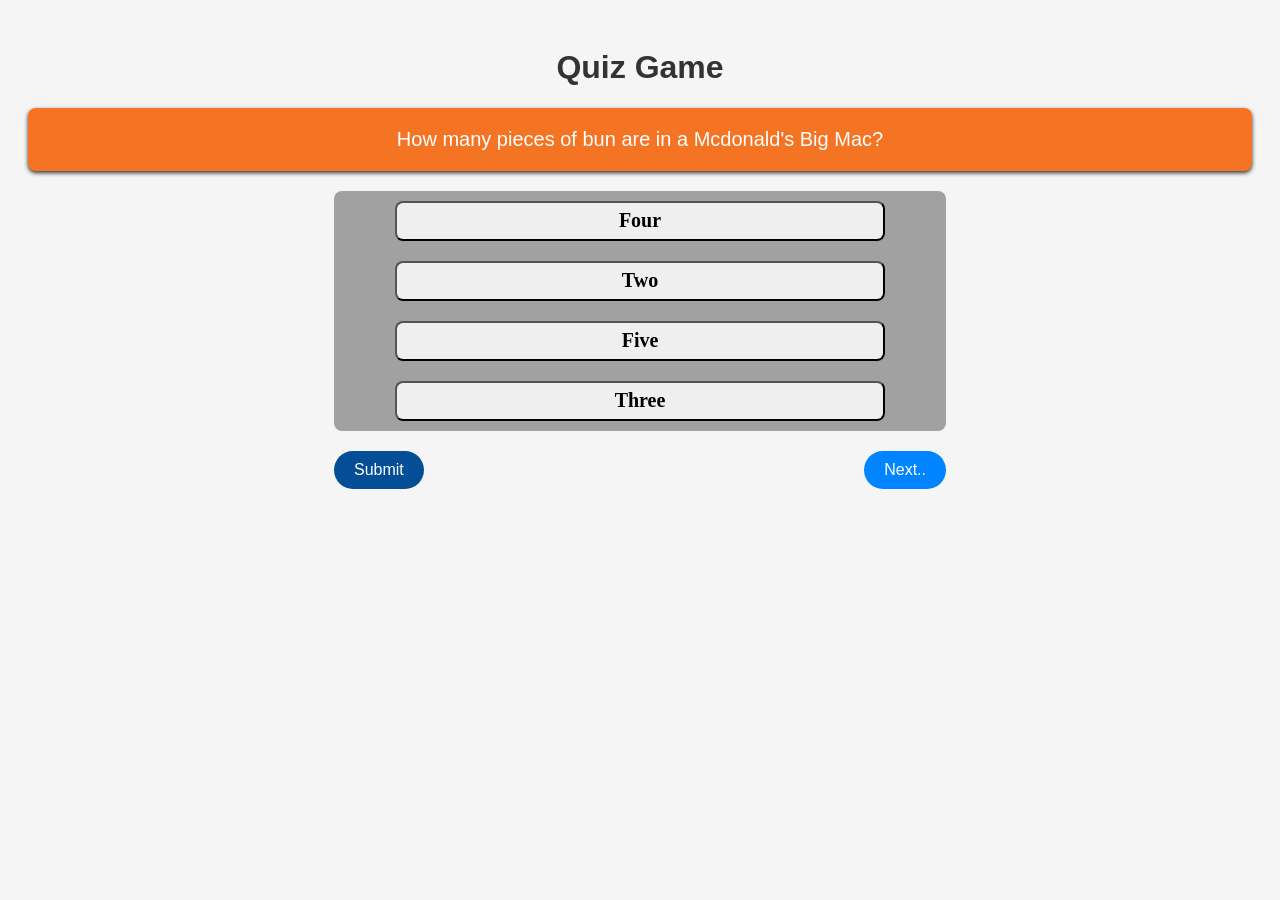
<file: QuizGame/index.html>
<!DOCTYPE html>
<html lang="en">
<head>
    <meta charset="UTF-8">
    <title>Quiz Game</title>
    <link rel="stylesheet" href="style.css">
</head>
<body>
    <h1>Quiz Game</h1>
    <div id="question"></div>
    <div id="options"></div>
    <div id="score"></div>
    <div id="timer"></div>
    <div id="btn">
        <button id="submit">Submit</button>
        <button id="next">Next..</button>
    </div>
    <script src="quiz.js"></script>
</body>
</html>
</file>
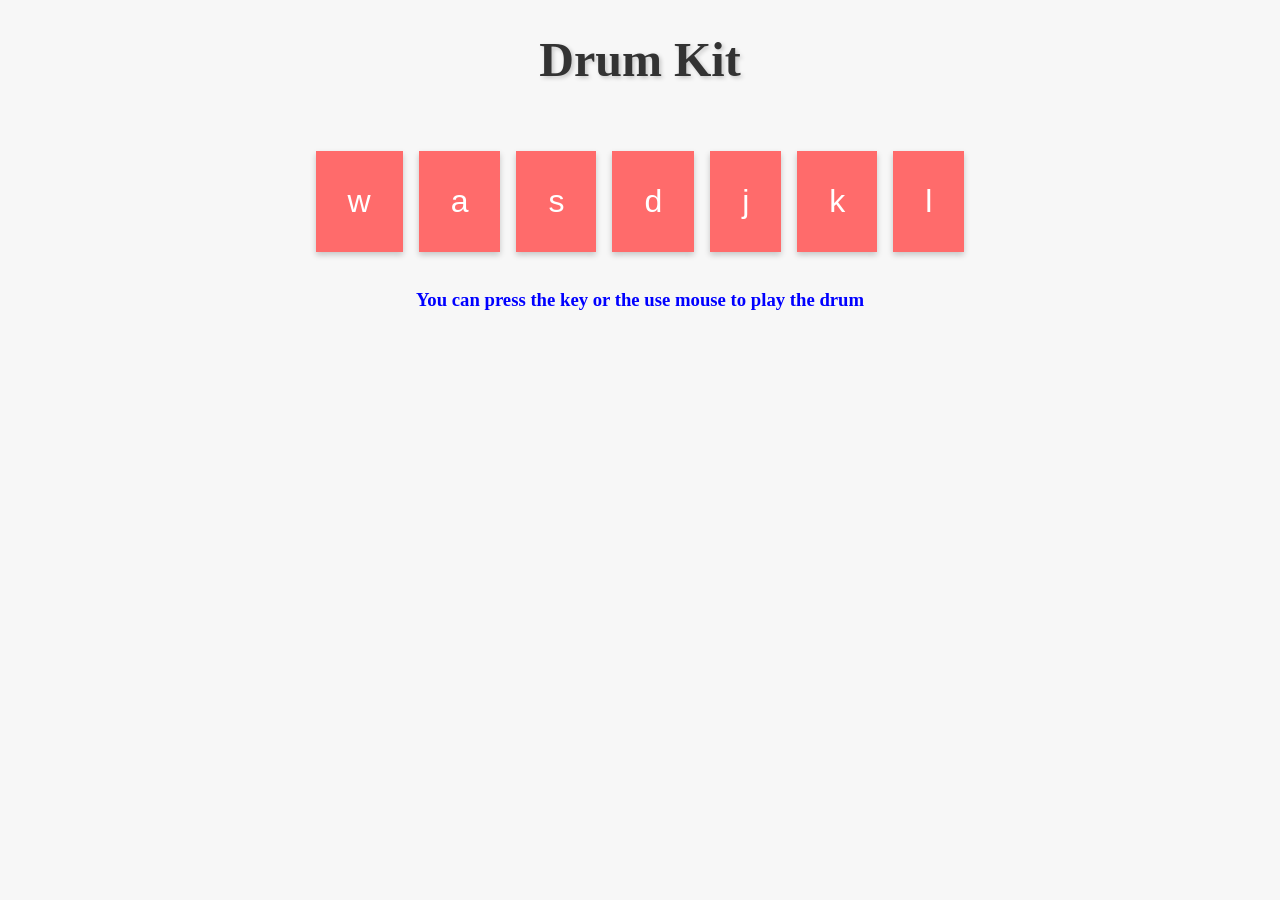
<file: DrumKit/DrumKit.html>
<!DOCTYPE html>
<html lang="en" xmlns="http://www.w3.org/1999/html">
<head>
    <meta charset="UTF-8">
    <title>Drum Player</title>
    <link href="style.css" rel="stylesheet">
</head>
<body>
<h1 id="title">Drum Kit</h1>
<div class="set">
    <button class="w drum">w</button>
    <button class="a drum">a</button>
    <button class="s drum">s</button>
    <button class="d drum">d</button>
    <button class="j drum">j</button>
    <button class="k drum">k</button>
    <button class="l drum">l</button>
</div>
<br>
<div>
    <h3 style="color: blue">You can press the key or the use mouse to play the drum</h3>
</div>
<script src="script.js"></script>
</body>
</html>
</file>
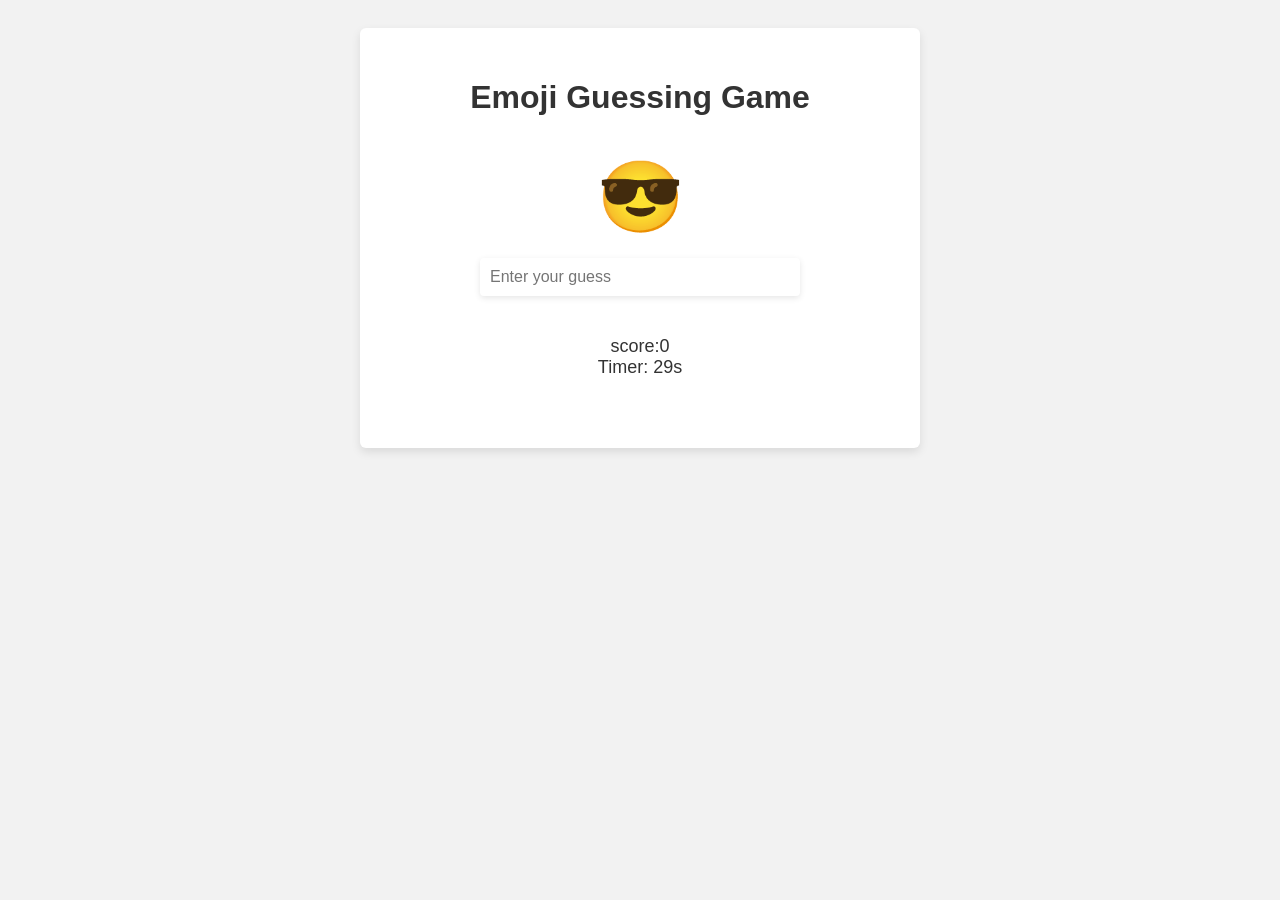
<file: Emoji Game/EmojiGame.html>
<!DOCTYPE html>
<html lang="en">
<head>
    <meta charset="UTF-8">
    <title>Emoji Game</title>
    <link href="emoji.css" rel="stylesheet">
</head>
<body>
<div class="container">
    <h1> Emoji Guessing Game </h1>
    <div id="description"></div>
    <input id="guess-input" placeholder="Enter your guess" type="text"/>
    <div id="result"></div>
    <div id="score">score:0</div>
    <div id="timer"></div>
    <button class="button" id="restart-button" style="display:none"> Restart</button>
</div>

<script src="emoji.js"></script>
</body>
</html>
</file>
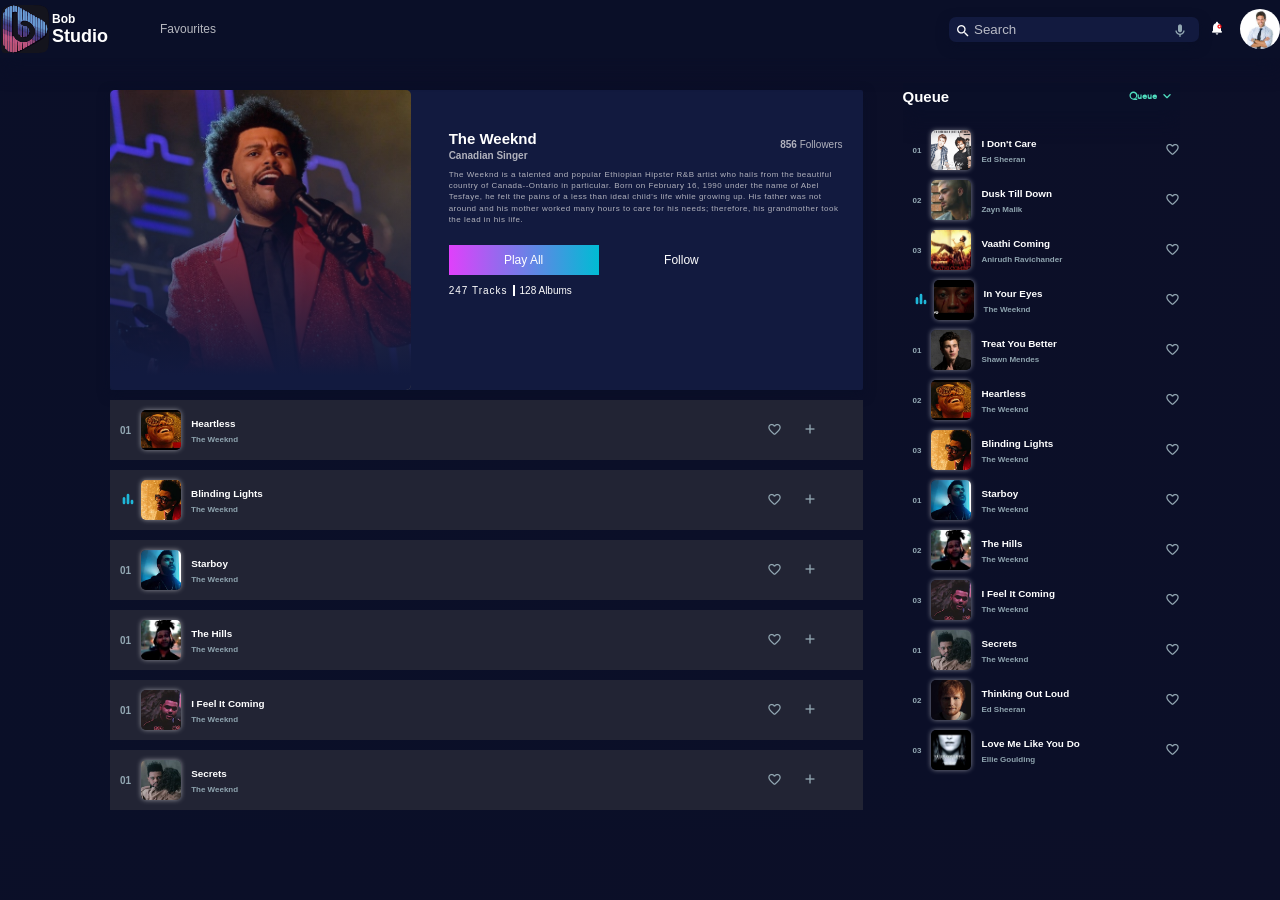
<file: MusicPlayer/playlist.html>
<!DOCTYPE html>
<html lang="en">

<head>
    <meta charset="UTF-8" />
    <meta name="viewport" content="width=device-width, initial-scale=1.0" />

    <!-- Title -->
    <title>Bob Studio</title>

    <!-- Favicon -->
    <link rel="shortcut icon" href="img/logo1.svg" type="image/x-icon">

    <!-- Material Icons css link -->
    <link
        href="https://fonts.googleapis.com/css?family=Material+Icons|Material+Icons+Outlined|Material+Icons+Two+Tone|Material+Icons+Round"
        rel="stylesheet" />

    <!-- Local css link -->
    <link rel="stylesheet" href="css/style.css" />

</head>

<body>
    
    <!-- Navbar -->

    <!-- Making navbar sticky to top -->
    <div class="navbar-fixed">
        <nav class="navbar">

            <!-- Left part of navbar contains logo and menu -->
            <div class="left d-flex">
                <div class="logo d-flex">
                    <div class="logo-img">
                        <a href="index.html"><img src="img/logo1.svg" alt=""></a>
                    </div>
                    <span class="logo-name">
                        <span class="focus-in-contract-bck">Bob</span><br>
                        <span class="focus-in-contract-bck">Studio</span>
                    </span>
                </div>
                <span class="link">
                    <a href="#player">Favourites</a>
                </span>
            </div>

            <!-- Right part of navbar contains search bar, notification, user pic -->
            <div class="right d-flex">
                <!-- Search bar -->
                <div class="search">
                    <span class="material-icons-round"> search </span>
                    <input type="text" placeholder="Search" />
                    <span class="material-icons-round"> mic </span>
                </div>

                <!-- Notification icon -->
                <div class="notif">
                    <i class="material-icons-round"> notifications </i>
                    <i class="material-icons-round"> stop_circle </i>
                </div>

                <!-- Profile pic -->
                <div class="profile-pic">
                    <img src="img/profile.jpeg" alt="" />
                </div>
            </div>
        </nav>
    </div>
    <!-- End Navbar -->

    <!-- Container contains Main section and Queue Section -->
    <div class="container main-container d-flex">

        <!--  Main Section -->
        <main class="main-section col d-flex">

            <!-- Hero Section -->
            <div class="hero scale-up-center d-flex">

                <!-- Left part -->
                <div class="left">
                    <div class="image-container">
                        <img src="img/weeknd1.jpg" alt="" />
                    </div>
                </div>

                <!-- Right Part -->
                <div class="right d-flex">

                    <!-- Artist name -->
                    <div class="heading d-flex">
                        <div class="left">
                            <p class="artist-name">The Weeknd</p>
                            <p class="bold">Canadian Singer</p>
                        </div>
                        <div class="right">
                            <span class="followers bold">856</span> Followers
                        </div>
                    </div>

                    <!-- Description about artist -->
                    <div class="description">
                        The Weeknd is a talented and popular Ethiopian Hipster R&B artist who hails from the beautiful
                        country of
                        Canada--Ontario in particular. Born on February 16, 1990 under the name of Abel Tesfaye, he felt
                        the pains of a less
                        than ideal child's life while growing up. His father was not around and his mother worked many
                        hours to care for his
                        needs; therefore, his grandmother took the lead in his life.
                    </div>

                    <!-- Button controls -->
                    <div class="controls">
                        <button class="btn">Play All</button>
                        <button class="btn">Follow</button>
                    </div>

                    <!-- Total tracks and albums -->
                    <div class="songs d-flex">
                        <div class="tracks"><span>247</span> Tracks</div>
                        <div class="albums"><span>128</span> Albums</div>
                    </div>
                </div>

            </div>
            <!-- End Hero Section -->

            <!-- All Songs -->
            <div class="all-songs scale-up-center d-flex">

                <!-- Song -->
                <div class="song d-flex">
                    <!-- Left part -->
                    <div class="left d-flex">
                        <div class="count">01</div>
                        <a href="#player">
                            <div class="image-container play-pause">
                                <img src="img/heartless.webp" alt="" />
                            </div>
                        </a>
                        <div class="name d-flex">
                            <div class="song-name">Heartless</div>
                            <div class="singer-name">The Weeknd</div>
                        </div>
                    </div>
                    <!-- Right part -->
                    <div class="right d-flex">
                        <!-- checkbox used for toggling favourite button -->
                        <input type="checkbox" class="toggle-button" />
                        <div class="favourite"></div>
                        <span class="material-icons-round"> add </span>
                    </div>
                </div>
                <!-- End Song -->

                <!-- Song -->
                <div class="song d-flex">
                    <!-- Left part -->
                    <div class="left d-flex">
                        <div class="current-playing">
                            <span class="material-icons-round">
                                bar_chart
                            </span>
                        </div>
                        <a href="#player">
                            <div class="image-container play-pause">
                                <img src="img/blinding-ligghts.webp" alt="" />
                            </div>
                        </a>
                        <div class="name d-flex">
                            <div class="song-name">Blinding Lights</div>
                            <div class="singer-name">The Weeknd</div>
                        </div>
                    </div>
                    <!-- Right part -->
                    <div class="right d-flex">
                        <!-- checkbox used for toggling favourite button -->
                        <input type="checkbox" class="toggle-button" />
                        <div class="favourite"></div>
                        <span class="material-icons-round"> add </span>
                    </div>
                </div>
                <!-- End Song -->

                <!-- Song -->
                <div class="song d-flex">
                    <!-- Left part -->
                    <div class="left d-flex">
                        <div class="count">01</div>
                        <a href="#player">
                            <div class="image-container play-pause">
                                <img src="img/starboy.webp" alt="" />
                            </div>
                        </a>
                        <div class="name d-flex">
                            <div class="song-name">Starboy</div>
                            <div class="singer-name">The Weeknd</div>
                        </div>
                    </div>
                    <!-- Right part -->
                    <div class="right d-flex">
                        <!-- checkbox used for toggling favourite button -->
                        <input type="checkbox" class="toggle-button" />
                        <div class="favourite"></div>
                        <span class="material-icons-round"> add </span>
                    </div>
                </div>
                <!-- End Song -->

                <!-- Song -->
                <div class="song d-flex">
                    <!-- Left part -->
                    <div class="left d-flex">
                        <div class="count">01</div>
                        <a href="#player">
                            <div class="image-container play-pause">
                                <img src="img/the-hills.webp" alt="" />
                            </div>
                        </a>
                        <div class="name d-flex">
                            <div class="song-name">The Hills</div>
                            <div class="singer-name">The Weeknd</div>
                        </div>
                    </div>
                    <!-- Right part -->
                    <div class="right d-flex">
                        <!-- checkbox used for toggling favourite button -->
                        <input type="checkbox" class="toggle-button" />
                        <div class="favourite"></div>
                        <span class="material-icons-round"> add </span>
                    </div>
                </div>
                <!-- End Song -->

                <!-- Song -->
                <div class="song d-flex">
                    <!-- Left part -->
                    <div class="left d-flex">
                        <div class="count">01</div>
                        <a href="#player">
                            <div class="image-container play-pause">
                                <img src="img/i-feel-it-coming.webp" alt="" />
                            </div>
                        </a>
                        <div class="name d-flex">
                            <div class="song-name">I feel it coming</div>
                            <div class="singer-name">The Weeknd</div>
                        </div>
                    </div>
                    <!-- Right part -->
                    <div class="right d-flex">
                        <!-- checkbox used for toggling favourite button -->
                        <input type="checkbox" class="toggle-button" />
                        <div class="favourite"></div>
                        <span class="material-icons-round"> add </span>
                    </div>
                </div>
                <!-- End Song -->

                <!-- Song -->
                <div class="song d-flex">
                    <!-- Left part -->
                    <div class="left d-flex">
                        <div class="count">01</div>
                        <a href="#player">
                            <div class="image-container play-pause">
                                <img src="img/secrets.webp" alt="" />
                            </div>
                        </a>
                        <div class="name d-flex">
                            <div class="song-name">Secrets</div>
                            <div class="singer-name">The Weeknd</div>
                        </div>
                    </div>

                    <!-- Right part -->
                    <div class="right d-flex">
                        <!-- checkbox used for toggling favourite button -->
                        <input type="checkbox" class="toggle-button" />
                        <div class="favourite"></div>
                        <span class="material-icons-round"> add </span>
                    </div>
                </div>
                <!-- End Song -->
            </div>
            <!-- End All Songs -->

        </main>
        <!-- End Main Section -->

        <!-- Sidebar for Desktop -->
        <aside class="col">
        
            <!-- Navbar with queue menu -->
            <div class="navbar-fixed d-flex">
                <!-- left  -->
                <div class="left">Queue</div>
        
                <!-- Right part contains queue dropdown menu -->
                <div class="right">
        
                    <!-- Dropdown container -->
                    <div class="dropdown-container queue-menu" tabindex="1">
                        Queue
        
                        <!-- down arrow icon -->
                        <span class="material-icons-round">
                            keyboard_arrow_down
                        </span>
        
                        <!-- dropdown -->
                        <div class="dropdown">
                            <ul class="list">
                                <li>
                                    <a href="#player">
                                        <span class="material-icons-round ">
                                            queue_music
                                        </span>
                                        <span> Playlists</span>
                                    </a>
                                </li>
                                <li>
                                    <a href="#player">
                                        <span class="material-icons-round ">
                                            favorite
                                        </span>
                                        <span> Favourites Songs</span>
                                    </a>
                                </li>
        
                            </ul>
                        </div>
        
                    </div>
                </div>
            </div>
            <!-- Navbar with queue menu -->
        
            <!-- Sidebar main i.e. Song container -->
            <div class="sidebar-main">
        
                <!-- Song -->
                <div class="song d-flex">
        
                    <!-- Left part contains image and song details -->
                    <div class="left d-flex">
                        <div class="count">01</div>
                        <a href="#player">
                            <div class="image-container play-pause">
                                <img src="img/i-dont-care.jpg" alt="" />
                            </div>
                        </a>
                        <div class="name d-flex">
                            <div class="song-name">I Don't Care</div>
                            <div class="singer-name">Ed Sheeran</div>
                        </div>
                    </div>
        
                    <div class="right">
                        <!-- used checkbox for toggling -->
                        <input type="checkbox" class="toggle-button">
                        <div class="favourite">
                        </div>
                    </div>
                </div>
                <!-- End Song -->
        
                <!-- Song -->
                <div class="song d-flex">
        
                    <!-- Left part contains image and song details -->
                    <div class="left d-flex">
                        <div class="count">02</div>
        
                        <a href="#player">
                            <div class="image-container play-pause">
                                <img src="img/dusk-till-down.jpeg" alt="" />
                            </div>
                        </a>
                        <div class="name d-flex">
                            <div class="song-name">Dusk Till Down</div>
                            <div class="singer-name">Zayn Malik</div>
                        </div>
        
                    </div>
                    <div class="right">
                        <!-- used checkbox for toggling -->
                        <input type="checkbox" class="toggle-button">
                        <div class="favourite">
                        </div>
                    </div>
                </div>
                <!-- End Song -->
        
                <!-- Song -->
                <div class="song d-flex">
        
                    <!-- Left part contains image and song details -->
                    <div class="left d-flex">
                        <div class="count">03</div>
        
                        <a href="#player">
                            <div class="image-container play-pause">
                                <img src="img/vaatthi.jpg" alt="" />
                            </div>
                        </a>
                        <div class="name d-flex">
                            <div class="song-name">Vaathi Coming</div>
                            <div class="singer-name">Anirudh Ravichander</div>
                        </div>
        
                    </div>
                    <div class="right">
                        <!-- used checkbox for toggling -->
                        <input type="checkbox" class="toggle-button">
                        <div class="favourite">
                        </div>
                    </div>
                </div>
                <!-- End Song -->
        
                <!-- Song -->
                <div class="song d-flex">
        
                    <!-- Left part contains image and song details -->
                    <div class="left d-flex">
                        <div class="current-playing">
                            <span class="material-icons-round">
                                bar_chart
                            </span>
                        </div>
                        <a href="#player">
                            <div class="image-container play-pause">
                                <img src="img/in-your-eyes.jpeg" alt="" />
                            </div>
                        </a>
                        <div class="name d-flex">
                            <div class="song-name">In Your Eyes</div>
                            <div class="singer-name">The Weeknd</div>
                        </div>
        
                    </div>
                    <div class="right">
                        <!-- used checkbox for toggling -->
                        <input type="checkbox" class="toggle-button">
                        <div class="favourite">
                        </div>
                    </div>
                </div>
                <!-- End Song -->
        
                <!-- Song -->
                <div class="song d-flex">
        
                    <!-- Left part contains image and song details -->
                    <div class="left d-flex">
                        <div class="count">01</div>
        
                        <a href="#player">
                            <div class="image-container play-pause" tabindex="1">
                                <img src="img/shawnmendes.jpg" alt="">
                            </div>
                        </a>
                        <div class="name d-flex">
                            <div class="song-name"> Treat You Better</div>
                            <div class="singer-name">Shawn Mendes</div>
                        </div>
                    </div>
                    <div class="right">
                        <!-- used checkbox for toggling -->
                        <input type="checkbox" class="toggle-button">
                        <div class="favourite">
                        </div>
                    </div>
                </div>
                <!-- End Song -->
        
                <!-- Song -->
                <div class="song d-flex">
        
                    <!-- Left part contains image and song details -->
                    <div class="left d-flex">
                        <div class="count">02</div>
        
                        <a href="#player">
                            <div class="image-container play-pause">
                                <img src="img/heartless.webp" alt="" />
                            </div>
                        </a>
                        <div class="name d-flex">
                            <div class="song-name">Heartless</div>
                            <div class="singer-name">The Weeknd</div>
                        </div>
        
                    </div>
                    <div class="right">
                        <!-- used checkbox for toggling -->
                        <input type="checkbox" class="toggle-button">
                        <div class="favourite">
                        </div>
                    </div>
                </div>
                <!-- End Song -->
        
                <!-- Song -->
                <div class="song d-flex">
        
                    <!-- Left part contains image and song details -->
                    <div class="left d-flex">
                        <div class="count">03</div>
        
                        <a href="#player">
                            <div class="image-container play-pause">
                                <img src="img/blinding-ligghts.webp" alt="" />
                            </div>
                        </a>
                        <div class="name d-flex">
                            <div class="song-name">Blinding Lights</div>
                            <div class="singer-name">The Weeknd</div>
                        </div>
        
                    </div>
                    <div class="right">
                        <!-- used checkbox for toggling -->
                        <input type="checkbox" class="toggle-button">
                        <div class="favourite">
                        </div>
                    </div>
                </div>
                <!-- End Song -->
        
                <!-- Song -->
                <div class="song d-flex">
        
                    <!-- Left part contains image and song details -->
                    <div class="left d-flex">
                        <div class="count">01</div>
        
                        <a href="#player">
                            <div class="image-container play-pause">
                                <img src="img/starboy.webp" alt="" />
                            </div>
                        </a>
                        <div class="name d-flex">
                            <div class="song-name">Starboy</div>
                            <div class="singer-name">The Weeknd</div>
                        </div>
        
                    </div>
                    <div class="right">
                        <!-- used checkbox for toggling -->
                        <input type="checkbox" class="toggle-button">
                        <div class="favourite">
                        </div>
                    </div>
                </div>
                <!-- End Song -->
        
                <!-- Song -->
                <div class="song d-flex">
        
                    <!-- Left part contains image and song details -->
                    <div class="left d-flex">
                        <div class="count">02</div>
        
                        <a href="#player">
                            <div class="image-container play-pause">
                                <img src="img/the-hills.webp" alt="" />
                            </div>
                        </a>
                        <div class="name d-flex">
                            <div class="song-name">The Hills</div>
                            <div class="singer-name">The Weeknd</div>
                        </div>
        
                    </div>
                    <div class="right">
                        <!-- used checkbox for toggling -->
                        <input type="checkbox" class="toggle-button">
                        <div class="favourite">
                        </div>
                    </div>
                </div>
                <!-- End Song -->
        
                <!-- Song -->
                <div class="song d-flex">
        
                    <!-- Left part contains image and song details -->
                    <div class="left d-flex">
                        <div class="count">03</div>
        
                        <a href="#player">
                            <div class="image-container play-pause">
                                <img src="img/i-feel-it-coming.webp" alt="" />
                            </div>
                        </a>
                        <div class="name d-flex">
                            <div class="song-name">I feel it coming</div>
                            <div class="singer-name">The Weeknd</div>
                        </div>
        
                    </div>
                    <div class="right">
                        <!-- used checkbox for toggling -->
                        <input type="checkbox" class="toggle-button">
                        <div class="favourite">
                        </div>
                    </div>
                </div>
                <!-- End Song -->
        
                <!-- Song -->
                <div class="song d-flex">
        
                    <!-- Left part contains image and song details -->
                    <div class="left d-flex">
                        <div class="count">01</div>
        
                        <a href="#player">
                            <div class="image-container play-pause">
                                <img src="img/secrets.webp" alt="" />
                            </div>
                        </a>
                        <div class="name d-flex">
                            <div class="song-name">Secrets</div>
                            <div class="singer-name">The Weeknd</div>
                        </div>
        
                    </div>
                    <div class="right">
                        <!-- used checkbox for toggling -->
                        <input type="checkbox" class="toggle-button">
                        <div class="favourite">
                        </div>
                    </div>
                </div>
                <!-- End Song -->
        
                <!-- Song -->
                <div class="song d-flex">
        
                    <!-- Left part contains image and song details -->
                    <div class="left d-flex">
                        <div class="count">02</div>
        
                        <a href="#player">
                            <div class="image-container play-pause">
                                <img src="img/EdSheeran.jpg" alt="">
                            </div>
                        </a>
                        <div class="name d-flex">
                            <div class="song-name"> Thinking out loud</div>
                            <div class="singer-name">Ed Sheeran</div>
                        </div>
        
                    </div>
                    <div class="right">
                        <!-- used checkbox for toggling -->
                        <input type="checkbox" class="toggle-button">
                        <div class="favourite">
                        </div>
                    </div>
                </div>
                <!-- End Song -->
        
                <!-- Song -->
                <div class="song d-flex">
        
                    <!-- Left part contains image and song details -->
                    <div class="left d-flex">
                        <div class="count">03</div>
        
                        <a href="#player">
                            <div class="image-container play-pause">
                                <img src="img/love-me.jpg" alt="">
                            </div>
                        </a>
                        <div class="name d-flex">
                            <div class="song-name"> Love Me Like You Do</div>
                            <div class="singer-name">Ellie Goulding</div>
                        </div>
        
                    </div>
                    <div class="right">
                        <!-- used checkbox for toggling -->
                        <input type="checkbox" class="toggle-button">
                        <div class="favourite">
                        </div>
                    </div>
                </div>
            </div>
            <!-- End Sidebar main -->
        
        </aside>
        <!-- End Sidebar -->

    </div>
    <!-- End Container -->

    <!-- Footer i.e. Player  -->
    <!-- queue section is integrated in bottom player for mobile devices -->
    <footer id="player">
        <!-- close icon for mobile devices to close bottom player -->
        <a class="material-icons-round close" href="">
            close
        </a>
    
        <!-- Container -->
        <div class="container d-flex">
    
            <!-- Mobile Queue  -->
            <div class="queue">
                <!-- Navbar with queue menu -->
                <div class="navbar-fixed d-flex">
                    <!-- left  -->
                    <div class="left">Queue</div>
    
                    <!-- Right part contains queue dropdown menu -->
                    <div class="right">
    
                        <!-- Dropdown container -->
                        <div class="dropdown-container queue-menu" tabindex="1">
                            Queue
    
                            <!-- down arrow icon -->
                            <span class="material-icons-round">
                                keyboard_arrow_down
                            </span>
    
                            <!-- dropdown -->
                            <div class="dropdown">
                                <ul class="list">
                                    <li>
                                        <a href="#player">
                                            <span class="material-icons-round ">
                                                queue_music
                                            </span>
                                            <span> Playlists</span>
                                        </a>
                                    </li>
                                    <li>
                                        <a href="#player">
                                            <span class="material-icons-round ">
                                                favorite
                                            </span>
                                            <span> Favourites Songs</span>
                                        </a>
                                    </li>
    
                                </ul>
                            </div>
    
                        </div>
                    </div>
                </div>
                <!-- Navbar with queue menu -->
    
                <!-- Sidebar main i.e. Song container -->
                <div class="sidebar-main">
    
                    <!-- Song -->
                    <div class="song d-flex">
    
                        <!-- Left part contains image and song details -->
                        <div class="left d-flex">
                            <div class="count">01</div>
                            <a href="#player">
                                <div class="image-container play-pause">
                                    <img src="img/i-dont-care.jpg" alt="" />
                                </div>
                            </a>
                            <div class="name d-flex">
                                <div class="song-name">I Don't Care</div>
                                <div class="singer-name">Ed Sheeran</div>
                            </div>
                        </div>
    
                        <div class="right">
                            <!-- used checkbox for toggling -->
                            <input type="checkbox" class="toggle-button">
                            <div class="favourite">
                            </div>
                        </div>
                    </div>
                    <!-- End Song -->
    
                    <!-- Song -->
                    <div class="song d-flex">
    
                        <!-- Left part contains image and song details -->
                        <div class="left d-flex">
                            <div class="count">02</div>
    
                            <a href="#player">
                                <div class="image-container play-pause">
                                    <img src="img/dusk-till-down.jpeg" alt="" />
                                </div>
                            </a>
                            <div class="name d-flex">
                                <div class="song-name">Dusk Till Down</div>
                                <div class="singer-name">Zayn Malik</div>
                            </div>
    
                        </div>
                        <div class="right">
                            <!-- used checkbox for toggling -->
                            <input type="checkbox" class="toggle-button">
                            <div class="favourite">
                            </div>
                        </div>
                    </div>
                    <!-- End Song -->
    
                    <!-- Song -->
                    <div class="song d-flex">
    
                        <!-- Left part contains image and song details -->
                        <div class="left d-flex">
                            <div class="count">03</div>
    
                            <a href="#player">
                                <div class="image-container play-pause">
                                    <img src="img/vaatthi.jpg" alt="" />
                                </div>
                            </a>
                            <div class="name d-flex">
                                <div class="song-name">Vaathi Coming</div>
                                <div class="singer-name">Anirudh Ravichander</div>
                            </div>
    
                        </div>
                        <div class="right">
                            <!-- used checkbox for toggling -->
                            <input type="checkbox" class="toggle-button">
                            <div class="favourite">
                            </div>
                        </div>
                    </div>
                    <!-- End Song -->
    
                    <!-- Song -->
                    <div class="song d-flex">
    
                        <!-- Left part contains image and song details -->
                        <div class="left d-flex">
                            <div class="current-playing">
                                <span class="material-icons-round">
                                    bar_chart
                                </span>
                            </div>
                            <a href="#player">
                                <div class="image-container play-pause">
                                    <img src="img/in-your-eyes.jpeg" alt="" />
                                </div>
                            </a>
                            <div class="name d-flex">
                                <div class="song-name">In Your Eyes</div>
                                <div class="singer-name">The Weeknd</div>
                            </div>
    
                        </div>
                        <div class="right">
                            <!-- used checkbox for toggling -->
                            <input type="checkbox" class="toggle-button">
                            <div class="favourite">
                            </div>
                        </div>
                    </div>
                    <!-- End Song -->
    
                    <!-- Song -->
                    <div class="song d-flex">
    
                        <!-- Left part contains image and song details -->
                        <div class="left d-flex">
                            <div class="count">01</div>
    
                            <a href="#player">
                                <div class="image-container play-pause" tabindex="1">
                                    <img src="img/shawnmendes.jpg" alt="">
                                </div>
                            </a>
                            <div class="name d-flex">
                                <div class="song-name"> Treat You Better</div>
                                <div class="singer-name">Shawn Mendes</div>
                            </div>
                        </div>
                        <div class="right">
                            <!-- used checkbox for toggling -->
                            <input type="checkbox" class="toggle-button">
                            <div class="favourite">
                            </div>
                        </div>
                    </div>
                    <!-- End Song -->
    
                    <!-- Song -->
                    <div class="song d-flex">
    
                        <!-- Left part contains image and song details -->
                        <div class="left d-flex">
                            <div class="count">02</div>
    
                            <a href="#player">
                                <div class="image-container play-pause">
                                    <img src="img/heartless.webp" alt="" />
                                </div>
                            </a>
                            <div class="name d-flex">
                                <div class="song-name">Heartless</div>
                                <div class="singer-name">The Weeknd</div>
                            </div>
    
                        </div>
                        <div class="right">
                            <!-- used checkbox for toggling -->
                            <input type="checkbox" class="toggle-button">
                            <div class="favourite">
                            </div>
                        </div>
                    </div>
                    <!-- End Song -->
    
                    <!-- Song -->
                    <div class="song d-flex">
    
                        <!-- Left part contains image and song details -->
                        <div class="left d-flex">
                            <div class="count">03</div>
    
                            <a href="#player">
                                <div class="image-container play-pause">
                                    <img src="img/blinding-ligghts.webp" alt="" />
                                </div>
                            </a>
                            <div class="name d-flex">
                                <div class="song-name">Blinding Lights</div>
                                <div class="singer-name">The Weeknd</div>
                            </div>
    
                        </div>
                        <div class="right">
                            <!-- used checkbox for toggling -->
                            <input type="checkbox" class="toggle-button">
                            <div class="favourite">
                            </div>
                        </div>
                    </div>
                    <!-- End Song -->
    
                    <!-- Song -->
                    <div class="song d-flex">
    
                        <!-- Left part contains image and song details -->
                        <div class="left d-flex">
                            <div class="count">01</div>
    
                            <a href="#player">
                                <div class="image-container play-pause">
                                    <img src="img/starboy.webp" alt="" />
                                </div>
                            </a>
                            <div class="name d-flex">
                                <div class="song-name">Starboy</div>
                                <div class="singer-name">The Weeknd</div>
                            </div>
    
                        </div>
                        <div class="right">
                            <!-- used checkbox for toggling -->
                            <input type="checkbox" class="toggle-button">
                            <div class="favourite">
                            </div>
                        </div>
                    </div>
                    <!-- End Song -->
    
                    <!-- Song -->
                    <div class="song d-flex">
    
                        <!-- Left part contains image and song details -->
                        <div class="left d-flex">
                            <div class="count">02</div>
    
                            <a href="#player">
                                <div class="image-container play-pause">
                                    <img src="img/the-hills.webp" alt="" />
                                </div>
                            </a>
                            <div class="name d-flex">
                                <div class="song-name">The Hills</div>
                                <div class="singer-name">The Weeknd</div>
                            </div>
    
                        </div>
                        <div class="right">
                            <!-- used checkbox for toggling -->
                            <input type="checkbox" class="toggle-button">
                            <div class="favourite">
                            </div>
                        </div>
                    </div>
                    <!-- End Song -->
    
                    <!-- Song -->
                    <div class="song d-flex">
    
                        <!-- Left part contains image and song details -->
                        <div class="left d-flex">
                            <div class="count">03</div>
    
                            <a href="#player">
                                <div class="image-container play-pause">
                                    <img src="img/i-feel-it-coming.webp" alt="" />
                                </div>
                            </a>
                            <div class="name d-flex">
                                <div class="song-name">I feel it coming</div>
                                <div class="singer-name">The Weeknd</div>
                            </div>
    
                        </div>
                        <div class="right">
                            <!-- used checkbox for toggling -->
                            <input type="checkbox" class="toggle-button">
                            <div class="favourite">
                            </div>
                        </div>
                    </div>
                    <!-- End Song -->
    
                    <!-- Song -->
                    <div class="song d-flex">
    
                        <!-- Left part contains image and song details -->
                        <div class="left d-flex">
                            <div class="count">01</div>
    
                            <a href="#player">
                                <div class="image-container play-pause">
                                    <img src="img/secrets.webp" alt="" />
                                </div>
                            </a>
                            <div class="name d-flex">
                                <div class="song-name">Secrets</div>
                                <div class="singer-name">The Weeknd</div>
                            </div>
    
                        </div>
                        <div class="right">
                            <!-- used checkbox for toggling -->
                            <input type="checkbox" class="toggle-button">
                            <div class="favourite">
                            </div>
                        </div>
                    </div>
                    <!-- End Song -->
    
                    <!-- Song -->
                    <div class="song d-flex">
    
                        <!-- Left part contains image and song details -->
                        <div class="left d-flex">
                            <div class="count">02</div>
    
                            <a href="#player">
                                <div class="image-container play-pause">
                                    <img src="img/EdSheeran.jpg" alt="">
                                </div>
                            </a>
                            <div class="name d-flex">
                                <div class="song-name"> Thinking out loud</div>
                                <div class="singer-name">Ed Sheeran</div>
                            </div>
    
                        </div>
                        <div class="right">
                            <!-- used checkbox for toggling -->
                            <input type="checkbox" class="toggle-button">
                            <div class="favourite">
                            </div>
                        </div>
                    </div>
                    <!-- End Song -->
    
                    <!-- Song -->
                    <div class="song d-flex">
    
                        <!-- Left part contains image and song details -->
                        <div class="left d-flex">
                            <div class="count">03</div>
    
                            <a href="#player">
                                <div class="image-container play-pause">
                                    <img src="img/love-me.jpg" alt="">
                                </div>
                            </a>
                            <div class="name d-flex">
                                <div class="song-name"> Love Me Like You Do</div>
                                <div class="singer-name">Ellie Goulding</div>
                            </div>
    
                        </div>
                        <div class="right">
                            <!-- used checkbox for toggling -->
                            <input type="checkbox" class="toggle-button">
                            <div class="favourite">
                            </div>
                        </div>
                    </div>
                </div>
                <!-- End Sidebar main -->
    
            </div>
            <!--End Mobile Queue  -->
    
            <!-- Bottom Player -->
            <div class="player d-flex">
    
                <!-- Left part of player -->
                <div class="song-info left d-flex">
                    <!-- thumb -->
                    <div class="image-container"><img src="img/weeknd.jpg" alt=""></div>
    
                    <!-- song with marquee -->
                    <div class="song-details">
                        <marquee behavior=scroll direction="left" scrollamount="3">Blinding Lights</marquee>
                        <p>The Weeknd</p>
                    </div>
    
                    <!-- favourite and other controls -->
                    <div class="make-favourite d-flex">
                        <input type="checkbox" class="toggle-button">
                        <div class="favourite">
                        </div>
                        <span class="material-icons-round">block</span>
                    </div>
    
                </div>
                <!-- End Left part of player -->
    
                <!-- Middle part of player -->
                <div class="main-controls d-flex center">
    
                    <!-- change song  controls -->
                    <div class="top-controls d-flex">
                        <span class="material-icons-round">shuffle</span>
                        <span class="material-icons-round">skip_previous</span>
                        <span class="material-icons-round">pause</span>
                        <span class="material-icons-round">skip_next</span>
                        <span class="material-icons-round">repeat</span>
                    </div>
    
                    <!-- audio seek bar using range input element -->
                    <div class="bottom-controls d-flex">
                        <div class="duration">1:24</div>
                        <div class="progress d-flex"><input type="range"></div>
                        <div class="duration">4:23</div>
                    </div>
    
                </div>
                <!-- End Middle part of player -->
    
                <!-- Right part of player -->
                <div class="right-control right d-flex">
    
                    <!-- Playlist, volume and other controls -->
                    <span class="material-icons-round">playlist_play</span>
                    <span class="material-icons-round">speaker</span>
                    <span class="material-icons-round">volume_up</span>
                    <div class="progress d-flex">
                        <input type="range">
                    </div>
                    <span class="material-icons-round">open_in_full</span>
                </div>
                <!-- End Right part of player -->
    
            </div>
            <!--End Bottom Player -->
    
        </div>
        <!-- End Container -->
    
    </footer>
    <!-- End Footer -->

</body>

</html>
</file>
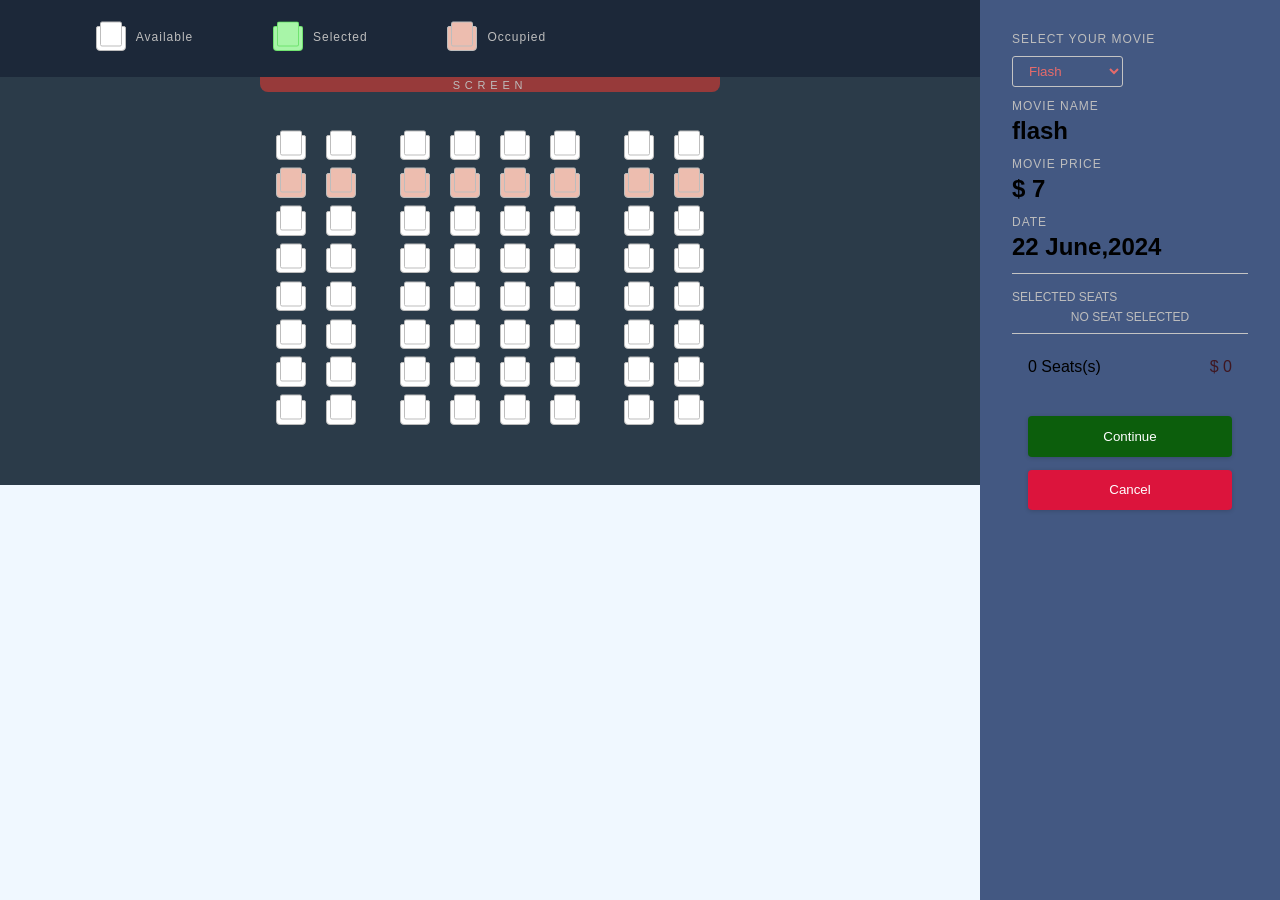
<file: SeatBookingApp/Seat Booking.html>
<!DOCTYPE html>
<html lang="en">
<head>
    <meta charset="UTF-8">
    <title>Seat Booking</title>
    <link rel="stylesheet" href="style.css"></style>
</head>
<body>
<section id="section">
    <div class="container">
        <!-- leftCont -->
        <div class="leftCont">
            <div class="leftMainCont">
                <div class="legendContainer">
                    <ul>
                        <li>
                            <div class="seat legend"></div>
                            <small>Available</small>
                        </li>
                        <li>
                            <div class="seat legend selected"></div>
                            <small>Selected</small>
                        </li>
                        <li>
                            <div class="seat legend occupied"></div>
                            <small>Occupied</small>
                        </li>
                    </ul>
                </div>
                <!-- seat Container -->
                <div class="mainSeatCont">
                    <div class="screen">
                        <small>SCREEN</small>
                    </div>
                    <div class="seatCont" id="seatCont">
                        <div class="seatRowCont1 seatRowCont">
                            <div class="row">
                                <div class="seat"></div>
                                <div class="seat occupied"></div>
                                <div class="seat"></div>
                                <div class="seat"></div>
                                <div class="seat"></div>
                                <div class="seat"></div>
                                <div class="seat"></div>
                                <div class="seat"></div>
                            </div>
                            <div class="row">
                                <div class="seat"></div>
                                <div class="seat occupied"></div>
                                <div class="seat"></div>
                                <div class="seat"></div>
                                <div class="seat"></div>
                                <div class="seat"></div>
                                <div class="seat"></div>
                                <div class="seat"></div>
                            </div>
                        </div>
                        <div class="seatRowCont2 seatRowCont">
                            <div class="row">
                                <div class="seat"></div>
                                <div class="seat occupied"></div>
                                <div class="seat"></div>
                                <div class="seat"></div>
                                <div class="seat"></div>
                                <div class="seat"></div>
                                <div class="seat"></div>
                                <div class="seat"></div>
                            </div>
                            <div class="row">
                                <div class="seat"></div>
                                <div class="seat occupied"></div>
                                <div class="seat"></div>
                                <div class="seat"></div>
                                <div class="seat"></div>
                                <div class="seat"></div>
                                <div class="seat"></div>
                                <div class="seat"></div>
                            </div>
                            <div class="row">
                                <div class="seat"></div>
                                <div class="seat occupied"></div>
                                <div class="seat"></div>
                                <div class="seat"></div>
                                <div class="seat"></div>
                                <div class="seat"></div>
                                <div class="seat"></div>
                                <div class="seat"></div>
                            </div>
                            <div class="row">
                                <div class="seat"></div>
                                <div class="seat occupied"></div>
                                <div class="seat"></div>
                                <div class="seat"></div>
                                <div class="seat"></div>
                                <div class="seat"></div>
                                <div class="seat"></div>
                                <div class="seat"></div>
                            </div>
                        </div>
                        <div class="seatRowCont3 seatRowCont">
                            <div class="row">
                                <div class="seat"></div>
                                <div class="seat occupied"></div>
                                <div class="seat"></div>
                                <div class="seat"></div>
                                <div class="seat"></div>
                                <div class="seat"></div>
                                <div class="seat"></div>
                                <div class="seat"></div>
                            </div>
                            <div class="row">
                                <div class="seat"></div>
                                <div class="seat occupied"></div>
                                <div class="seat"></div>
                                <div class="seat"></div>
                                <div class="seat"></div>
                                <div class="seat"></div>
                                <div class="seat"></div>
                                <div class="seat"></div>
                            </div>
                        </div>
                    </div>
                </div>
            </div>
        </div>
        <!-- Right Cont -->
        <div class="rightCont">
            <div class="confirmCont">
                <div class="rightTopCont">

                    <!-- movie name -->
                    <div class="movieInfo">
                        <div class="selectMovie">
                            <label>
                                <p>Select Your Movie</p>
                                <select id="selectMovie"></select>
                            </label>
                        
                        </div>
                        <div class="movieName">
                            <p>MOVIE NAME</p>
                            <h1 id="movieName">flash</h1>
                        </div>
                        <div class="moviePrice">
                            <p>MOVIE PRICE</p>
                            <h1 id="moviePrice">$ 7</h1>
                        </div>
                        <div class="dateCont">
                            <p>Date</p>
                            <h2 class="date">22 June,2024</h2>
                        </div>
                    </div>
                </div>
                <div class="rightBottomCont">
                    <div class="selectedSeatCont">
                        <p>SELECTED SEATS</p>
                        <div class="selectedSeatsHolder" id="selectedSeatsHolder">
                            <span class="noSelected">No Seat Selected</span>
                        </div>
                    </div>
                    <!-- Seat number and price -->

                    <div class="numberOfSeatsCont">
                        <div class="numberOfSeatEl">
                            <p><span id="numberOfSeat">0</span> Seats(s)</p>
                        </div>
                        <div class="priceCont">
                            <p id="totalPrice">$ 0</p>
                        </div>
                    </div>
                    <!-- button Cont -->

                    <div class="buttonCont">
                        <div class="cancelBtn">
                            <button id="cancelBtn">Cancel</button>
                        </div>
                        <div class="proceedBtnEl">
                            <button id="proceedBtn">Continue</button>
                        </div>
                    </div>
                </div>
            </div>
        </div>
    </div>
</section>
<script src= "./script.js"></script>
</body>
</html>
</file>
<file: MusicPlayer/css/style.css>
/*=============================================
=            Global Styles            =
=============================================*/

@font-face {
  font-family: priori-sans;
  src: url(../Priori_Sans_Regular.ttf);
}
/* removing defalt padding and margins */
* {
  padding: 0;
  margin: 0;
  box-sizing: border-box;
  font-family: sans-serif;
  outline: none;
}

html {
  font-size: 62.5%;
  scroll-behavior: smooth;
}
body {
  background-image: linear-gradient(45deg, #0a0f28, #0c0f28);
  background-color: #0a0f28;
  color: #93a8b3;
  scrollbar-width: none;
}
a {
  color: inherit;
  text-decoration: none;
}
a:hover,
a:focus {
  color: white;
  text-decoration: none;
}

/* Hiding scroll bar */
::-webkit-scrollbar {
  display: none;
}
html,
body,
aside,
.queue {
  -ms-overflow-style: none; /* IE and Edge */
  scrollbar-width: none; /* Firefox */
}

/* Placeholder color */
::placeholder {
  /* Chrome, Firefox, Opera, Safari 10.1+ */
  color: #ffffffb3;
  opacity: 1; /* Firefox */
}

img {
  width: 100%;
  height: 100%;
  object-fit: cover;
}
.col {
  margin-left: 1.5rem;
  margin-right: 1.5rem;
  padding: 1rem;
}
/* flex class */
.d-flex {
  display: flex;
  justify-content: center;
  align-items: center;
}
/* material icons  */
.material-icons-round,
.material-icons-outlined {
  font-size: 16px !important;
  vertical-align: middle;
  position: relative;
  top: -1px;
  margin-right: 5px;
}
.material-icons-round:hover,
.material-icons-round:focus {
  color: white;
  cursor: pointer;
}

.container {
  margin-top: 8rem;
  padding-right: 1.5rem;
  padding-left: 1.5rem;
  margin-right: auto;
  margin-left: auto;
  align-items: stretch;
}
.main-section {
  flex: 3 3;
  width: 100%;
  flex-direction: column;
  align-items: stretch;
}
.center {
  align-self: center;
  justify-self: center;
}
aside {
  flex: 1 0;
  display: none;
}
.image-container {
  width: 6rem;
  height: 6rem;
  margin-right: 1rem;
  border-radius: 5px;
  overflow: hidden;
}
.section-container {
  flex-wrap: wrap;
  justify-content: space-between;
}
.section-title {
  margin: 2rem 0 1rem;
  color: white;
  font-weight: 400;
  text-transform: capitalize;
  font-size: 1.3rem;
  line-height: 2;
  border-bottom: 1px solid white;
}
/* Dropdown */
.dropdown {
  background-color: rgba(255, 255, 255, 0.9);
  position: absolute;
  top: 10px;
  right: 20px;
  transition: transform 0.4s;
  transform: scale(0);
  transform-origin: 100% 0;
  font-weight: normal;
}
.dropdown-container:focus .dropdown {
  z-index: 100;
  transform: scale(1);
  text-align: left;
}
.dropdown-container:focus .menu-icon {
  color: white;
}

/*=====  End of Global Styles  ======*/

/*=============================================
=            Play Pause hover effect            =
=============================================*/

.play-pause {
  position: relative;
}
.play-pause::after {
  width: 100%;
  height: 100%;
  content: "play_arrow";
  font-family: "Material Icons Round";
  font-size: 3rem;
  position: absolute;
  top: 0;
  left: 0;
  text-align: center;
  line-height: 9rem;
  color: white;
  background-color: #0c0c0c50;
  z-index: 5;
  display: none;
}
/* checkbox toggle button */
.toggle-button {
  position: absolute;
  z-index: 5;
  width: 20px;
  height: 20px;
  opacity: 0;
  top: 0;
  left: 0;
}
.favourite::after {
  content: "favorite_border";
  font-family: "Material Icons Round";
  font-size: 1.5rem;
}
.toggle-button:hover {
  cursor: pointer;
}
.toggle-button:checked + .favourite::after {
  content: "favorite";
  color: red;
}
.latest-artist .play-pause::after {
  width: 6rem;
  line-height: 6rem;
  height: 100%;
}
.play-pause:hover::after {
  display: block;
}
.category .name:hover + a .play-pause::after,
.mood-element .name:hover + a .play-pause::after {
  display: block;
}

.popular-artist .play-pause::after {
  line-height: 9rem;
}
.mood-element .play-pause::after {
  line-height: 16rem;
}
.latest-songs .play-pause::after {
  line-height: 11rem;
}
.song .play-pause::after {
  line-height: 6rem;
  font-size: 2rem;
}
/*=====  End of Play Pause hover effect  ======*/

/*=============================================
=            Navbar            =
=============================================*/

.navbar-fixed {
  position: fixed;
  width: 100%;
  top: 0;
  background-color: #0a0f28;
  padding: 5px 0;
  box-shadow: 0px 10px 20px 0px #0a0f28;
  z-index: 200;
}
.navbar {
  display: flex;
  justify-content: space-between;
  align-items: center;
}
/* logo */
.logo-img {
  height: 4.8rem;
  width: 5rem;
}
.logo-img img {
  height: 100%;
  width: 100%;
  object-fit: contain;
}
.logo-name {
  width: 8rem;
  padding: 0px 2px;
  font-weight: 600;
}
.logo-name span:first-child {
  color: white;
  font-size: 1rem;
}
.logo-name span:last-child {
  color: white;
  font-size: 1.5rem;
}
.link {
  display: none;
}
.link a {
  padding: 10px;
  font-size: 1.2rem;
  color: rgba(255, 255, 255, 0.7);
  text-decoration: none;
  transition: 0.3s ease-in-out;
}
.link a:hover,
.link a:focus {
  cursor: pointer;
  color: white;
  background-color: #fff4;
  border-radius: 5px;
}
/* search bar */
.search input {
  padding: 0.5rem 2.5rem;
  width: 18rem;
  background-color: #121a3f;
  color: white;
  border: none;
  border-radius: 7px;
  box-shadow: #090e27 0px 4px 12px;
}
.search {
  position: relative;
}
.search span:nth-child(1) {
  position: absolute;
  font-size: 1rem;
  left: 6px;
  top: 6px;
  color: #ffffff;
  z-index: 1;
}
.search span:last-child {
  position: absolute;
  font-size: 1rem;
  right: 6px;
  top: 6px;
  color: #93a8b3;
  z-index: 1;
}
.search,
.notif {
  margin-right: 1rem;
}
.notif {
  color: white;
  position: relative;
  cursor: pointer;
}
.notif i:nth-child(2) {
  position: absolute;
  font-size: 5px !important;
  color: red;
  left: 8px;
  top: 3px;
}
/* user profile */
.profile-pic {
  height: 4rem;
  width: 4rem;
}
.profile-pic img {
  width: 100%;
  height: 100%;
  object-fit: cover;
  border-radius: 50%;
}
/*=====  End of Navbar  ======*/

/*=============================================
=            Carousel            =
=============================================*/
.carousel .row {
  justify-content: space-between;
}
.carousel-item {
  min-width: 12rem;
  height: 12rem;
  border-radius: 5px;
  transition: transform 250ms;
  overflow: hidden;
}
.row:hover .carousel-item {
  opacity: 0.5;
  transform: scale(0.9);
}
.row:hover .carousel-item:hover {
  cursor: pointer;
  transform: scale(1.2);
  opacity: 1;
  z-index: 1;
}

/*=====  End of Carousel  ======*/

/*=============================================
=            Latest Release Section            =
=============================================*/

.latest-artist {
  flex-basis: 100%;
  margin-bottom: 1rem;
  justify-content: space-between;
  position: relative;
}
.latest-artist .right {
  flex-direction: column;
  align-self: flex-start;
  justify-content: space-between;
}
.details {
  color: white;
}
.name,
.date {
  line-height: 2;
}
.name {
  text-transform: capitalize;
  font-size: 0.9em;
  color: #fff;
  font-weight: bold;
}
.date {
  font-weight: 100;
  font-size: 0.8em;
}
.menu-icon:hover {
  cursor: pointer;
}
.latest-artist .material-icons-round {
  margin: 0;
  margin-left: 5px;
}
.length {
  font-size: 1em;
}
.list {
  list-style: none;
}
.list li:hover,
.list li:focus {
  background-color: white;
}
.list li a {
  display: block;
  width: 100%;
  text-decoration: none;
  color: darkslategray;
  padding: 0.5rem;
  font-size: 12px;
  border-bottom: 1px solid lightgray;
}
.text {
  line-height: 24px;
}

/*=====  End of Latest Release Section  ======*/

/*=============================================
=            Popular Artists Section            =
=============================================*/
.popular-artist {
  flex-basis: 33%;
  margin-bottom: 1rem;
}

.popular-artist .image-container {
  border-radius: 50%;
  overflow: hidden;
  width: 8rem;
  height: 8rem;
  margin-right: 0;
}
.popular-artist .image-container img {
  border-radius: 50%;
}
.popular-artist .name {
  width: 8rem;
  text-align: center;
  text-transform: capitalize;
}

/*=====  End of Popular Artists  ======*/

/*=============================================
=            Catefories Section            =
=============================================*/

#categories .section-container {
  background-color: #101642;
  padding: 1rem;
  border-radius: 5px;
  justify-content: center;
}
.stations {
  height: 10rem;
  width: 100%;
  flex-direction: column;
  padding: 10px;
  border-radius: 10px;
  margin-bottom: 1rem;
  background-color: #ff6701;
  box-shadow: 0px 0px 10px 2px #00000050;
}
.stations .image-container {
  margin: 0;
  width: 4rem;
  height: 4rem;
}
.category-container {
  flex-wrap: wrap;
  width: 80%;
  justify-content: space-between;
}
.category {
  position: relative;
  width: 9rem;
  height: 9rem;
  overflow: hidden;
  border-radius: 50%;
  margin-bottom: 1rem;
  margin-right: 1rem;
}
.category .image-container {
  display: block;
  width: 9rem;
  height: 9rem;
  margin-right: 0;
}
.category img {
  border-radius: 50%;
}
.category .name {
  position: absolute;
  width: 100%;
  height: 100%;
  top: 0;
  left: 0;
  border-radius: 50%;
  text-align: center;
  z-index: 2;
  font-size: 1.2rem;
  text-shadow: 0px 5px 6px rgba(0, 0, 0);
}
.love {
  background: rgb(2, 0, 36);
  background: linear-gradient(#ff577e50 0%, #ff577f50 100%);
}
.retro {
  background: linear-gradient(#f0cb6550 0%, #f1ce6d50 100%);
}
.chill {
  background: linear-gradient(#00d0f550, #51c2d550);
}
.workout {
  background: linear-gradient(#ebd8b750 0%, #ebd8b750 100%);
}
.rock {
  background: linear-gradient(#0015ff50 0%, #0015ff50 100%);
}
.pop {
  background: linear-gradient(
    rgba(255, 166, 0, 0.5) 0%,
    rgba(255, 68, 0, 0.5) 100%
  );
}

/*=====  End of Catefories Section  ======*/

/*=============================================
=            Mood Section            =
=============================================*/

#mood .section-container {
  justify-content: space-between;
}
.mood-element {
  position: relative;
}
.mood-element .image-container,
.mood-element {
  min-width: 100%;
  height: 16rem;
  margin-bottom: 1rem;
}
.mood-element .image-container {
  overflow: hidden;
}
.mood-element .image-container img {
  transition: 0.3s ease-in-out;
}
.mood-element .image-container:hover img {
  transform: scale(1.2);
}

.mood-element .name {
  position: absolute;
  text-align: center;
  width: 100%;
  top: 0;
  line-height: 16rem;
  font-size: 1.5rem;
  background-color: #00000050;
  text-shadow: 2px 1px 1px black;
  z-index: 2;
}

/*=====  End of Mood Section  ======*/

/*=============================================
=            Latest Songs Section            =
=============================================*/

.latest-songs {
  margin-bottom: 1rem;
  margin-right: 1rem;
}
.latest-songs .image-container {
  width: 12rem;
  height: 12rem;
  margin: 0;
}
.latest-songs .details,
.latest-songs .name {
  font-size: 1.1rem;
  margin-top: 0.6rem;
}
.latest-songs .name p:last-child {
  font-weight: 300;
}

/*=====  End of Latest Songs Section  ======*/

/*=============================================
=            Bottom Music Player            =
=============================================*/

#player {
  position: fixed;
  bottom: 0;
  left: 0;
  width: 100%;
  z-index: 20;
  background-color: #232b2b;
  visibility: hidden;
  opacity: 0;
  transition: 0.3s ease-in-out;
}
#player:target {
  visibility: visible;
  opacity: 1;
}
#player .container {
  position: relative;
  flex-direction: column;
  height: 86vh;
  padding: 0;
  padding-bottom: 1rem;
  width: 100%;
  margin: 0;
  justify-content: space-between;
  color: #93a8b3;
}
.player {
  width: 100%;
  background-color: #282828;
}
.player .image-container {
  width: 4rem;
  height: 4rem;
}
.song-details {
  margin-right: 0;
}
.song-details marquee {
  font-size: 1.2rem;
  font-weight: 500;
  max-width: 15rem;
  max-height: 2rem;
  margin-top: -1rem;
  margin-bottom: 1rem;
  overflow: hidden;
  color: white;
  position: relative;
}
.song-details marquee::after {
  position: absolute;
  content: "";
  top: 0;
  left: 0;
  width: 100%;
  height: 100%;
  background: linear-gradient(to right, rgba(255, 255, 255, 0) 0%, #282828 95%);
}
.song-details p:last-child {
  font-size: 1rem;
  font-weight: 300;
  margin-bottom: -1rem;
}
.make-favourite {
  display: none;
  position: relative;
  align-self: flex-start;
  margin-top: 0.8rem;
}
#player .material-icons-round,
.make-favourite .favourite::after {
  font-size: 1.3rem !important;
  margin-left: 0.5rem;
}
.main-controls {
  flex-direction: column;
}
.top-controls {
  margin-bottom: 0.5rem;
}
.top-controls span:nth-child(3) {
  border: 2px solid white;
  padding: 0.5rem;
  border-radius: 50%;
}
.bottom-controls {
  justify-content: space-between;
  min-width: 23rem;
  font-size: 0.8rem;
}
.bottom-controls .progress input {
  width: 17rem;
}
.right-control {
  display: none;
}
.right-control .progress {
  width: 6rem;
}
.queue {
  height: 75vh;
  background-color: #232b2b;
  overflow-y: auto;
  position: relative;
}
.queue .navbar-fixed {
  padding: 1rem;
  position: sticky;
  justify-content: space-between;
  background-color: inherit;
  box-shadow: 0px 10px 20px 0px #232b2b;
}
.queue .navbar-fixed .left {
  color: white;
  font-size: 1.5rem;
  font-weight: 600;
  flex: 2;
}
.current-playing .material-icons-round {
  margin-left: 0 !important;
}
.queue .play-pause::after {
  line-height: 6rem;
  font-size: 2rem;
}
.queue .navbar-fixed .right {
  margin-right: 5rem;
}
.queue .dropdown {
  top: 35px;
  right: 80px;
}
.close {
  position: absolute;
  top: 12px;
  right: 15px;
  z-index: 201;
}
.queue .sidebar-main {
  padding-inline: 2rem;
}
.song {
  justify-content: space-between;
  margin-bottom: 1rem;
}
.song .left > div {
  margin-right: 1rem;
  font-weight: 600;
}
.sidebar-main {
  margin-top: 2rem;
  padding-left: 1rem;
}
.sidebar-main .count {
  font-size: 0.9rem;
}
.song .image-container {
  width: 6rem;
  height: 6rem;
  border-radius: 5px;
  box-shadow: 0px 0px 5px rgba(255, 255, 255, 0.5);
}
.song .right {
  align-self: center;
  position: relative;
}
.song .name {
  flex-direction: column;
  align-items: flex-start;
  font-size: 0.8em;
}
.singer-name {
  font-size: 0.9rem;
  line-height: 0.6;
  color: #8fa4af;
}
.song-name {
  font-size: 1.1rem;
}
.current-playing .material-icons-round {
  color: #1fb7d8;
  margin-right: -5px;
}

/*----------  Audio and Volume seek bar  ----------*/

.progress input[type="range"] {
  overflow: hidden;
  -webkit-appearance: none;
  cursor: pointer;
  background-color: #282828;
}
::-webkit-slider-runnable-track {
  background: #ddd;
  -webkit-appearance: none;
  height: 0.5rem;
  margin-top: -1px;
  border-radius: 5px;
}

::-webkit-slider-thumb {
  -webkit-appearance: none;
  width: 1.5rem;
  height: 1.5rem;
  background: dodgerblue;
  box-shadow: -100vw 0 0 99vw #acce66;
}
::-moz-range-thumb {
  background: rgb(255, 255, 255);
  width: 1.5rem;
  height: 1.5rem;
  border-radius: 50%;
  border: 2px solid #999;
  box-sizing: border-box;
}
::-ms-thumb {
  background: #fff;
  border: 2px solid #999;
  width: 1.5rem;
  height: 1.5rem;
  border-radius: 50%;
  box-sizing: border-box;
}

::-moz-range-progress {
  background-color: dodgerblue;
}
::-moz-range-track {
  background-color: white;
}
::-ms-track {
  background: #ddd;
  color: transparent;
  height: 0.5rem;
  border: none;
}
input[type="range"]::-ms-fill-lower {
  background-color: #acce66;
}
input[type="range"]::-ms-fill-upper {
  background-color: white;
}

/*=====  End of Bottom Music Player  ======*/

/*=============================================
=            Queue Section            =
=============================================*/

aside.col {
  height: 83vh;
  width: 25%;
  top: 9.3rem;
  position: sticky;
  overflow-y: scroll;
  padding: 0;
}
aside .navbar-fixed {
  position: sticky;
  top: 0px;
}
aside .navbar-fixed .left {
  color: white;
  font-size: 1.5rem;
  font-weight: 600;
  flex: 2;
}
.queue-menu:hover {
  cursor: pointer;
}
.queue-menu {
  color: #50e0c0 !important ;
  font-size: 1.2rem !important;
  font-family: priori-sans !important;
  text-align: right;
  font-weight: 600;
}
aside .queue-menu .dropdown {
  top: 25px;
  right: 30px;
}

/*=====  End of Queue Section  ======*/

/*=============================================
=            Hero section            =
=============================================*/

.hero {
  background-color: #121a3f;
  box-shadow: #090e27 0px 4px 12px;
  justify-content: space-between;
  height: 30rem;
  border-radius: 2px;
}
.hero .image-container {
  position: relative;
  height: 100%;
  width: 100%;
}
.hero .image-container::after {
  position: absolute;
  content: "";
  display: block;
  top: 0;
  left: 0;
  height: 100%;
  width: 100%;
  background: linear-gradient(
    to bottom,
    rgba(255, 255, 255, 0) 0%,
    #121a3f 95%
  );
}
.hero > .left {
  height: 100%;
  width: 40%;
}
.hero > .right {
  padding-right: 2rem;
  color: #b1b2bd;
  height: 75%;
  width: 55%;
  flex-direction: column;
  justify-content: flex-start;
  align-items: flex-start;
}
.hero .heading {
  width: 100%;
  justify-content: space-between;
}
.heading .artist-name {
  font-size: 1.3rem;
  color: white;
  font-weight: bolder;
  line-height: 1.5;
}
.bold {
  font-weight: bold;
}
.description {
  margin-top: 0.8rem;
  line-height: 1.4;
  letter-spacing: 0.5px;
  font-size: 0.8rem;
  max-height: 10rem;
  overflow: auto;
}
.controls {
  margin-top: 2rem;
  margin-bottom: 1rem;
  width: 100%;
}
.controls button {
  padding: 0.8rem;
  width: 6rem;
  font-size: 1rem;
  border-radius: 0%;
  margin-right: 0.5rem;
  border: 0px;
  color: #ffffff;
  background: transparent;
  transition: box-shadow 0.3s ease-in-out;
}

.btn:hover,
.btn:focus {
  cursor: pointer;
  box-shadow: inset 0 0 0 0.2rem white;
}
.controls button:first-child {
  background: linear-gradient(to right, #e040fb, #00bcd4);
}
.songs {
  color: white;
}
.tracks {
  margin-right: 0.5rem;
  padding-right: 0.5rem;
  letter-spacing: 1px;
  border-right: 2px solid white;
}
/*=====  End of Hero section  ======*/

/*=============================================
=            All Songs section            =
=============================================*/

.all-songs {
  flex-direction: column;
  margin-top: 1rem;
}
.all-songs .song {
  background-color: #222434;
  width: 100%;
  padding: 1rem;
  padding-right: 4rem;
  transition: 0.3s ease-in-out;
}
.all-songs .song:hover,
.all-songs .song:focus {
  background-color: #27293a;
  box-shadow: #090e27 0px 4px 12px;
}
.all-songs .favourite::after {
  margin-right: 2rem;
}
.song .name {
  flex-direction: column;
  align-items: flex-start;
}
/*=====  End of All Songs section  ======*/

/*=============================================
=            Similar Artists Section            =
=============================================*/
#similar-artists {
  margin-top: 1rem;
}
#similar-artists .image-container {
  width: 6.5rem;
  height: 6.5rem;
}
#similar-artists .play-pause::after {
  width: 6.5rem;
  line-height: 6.5rem;
}

#similar-artists + .navbar-fixed {
  z-index: -1;
}
#similar-artists .dropdown-container {
  z-index: 150;
}

/*=====  End of Similar Artists Section  ======*/

/*=============================================
=            Animation            =
=============================================*/

.scale-up-center {
  -webkit-animation: scale-up-center 0.4s ease-in-out forwards;
  animation: scale-up-center 0.4s ease-in-out forwards;
}
.focus-in-contract-bck {
  -webkit-animation: focus-in-contract-bck 1s
    cubic-bezier(0.25, 0.46, 0.45, 0.94) both;
  animation: focus-in-contract-bck 1s cubic-bezier(0.25, 0.46, 0.45, 0.94) both;
}

@-webkit-keyframes focus-in-contract-bck {
  0% {
    letter-spacing: 1em;
    -webkit-transform: translateZ(300px);
    transform: translateZ(300px);
    -webkit-filter: blur(12px);
    filter: blur(12px);
    opacity: 0;
  }
  100% {
    -webkit-transform: translateZ(12px);
    transform: translateZ(12px);
    -webkit-filter: blur(0);
    filter: blur(0);
    opacity: 1;
  }
}
@keyframes focus-in-contract-bck {
  0% {
    letter-spacing: 1em;
    -webkit-transform: translateZ(300px);
    transform: translateZ(300px);
    -webkit-filter: blur(12px);
    filter: blur(12px);
    opacity: 0;
  }
  100% {
    -webkit-transform: translateZ(12px);
    transform: translateZ(12px);
    -webkit-filter: blur(0);
    filter: blur(0);
    opacity: 1;
  }
}

@-webkit-keyframes scale-up-center {
  0% {
    -webkit-transform: scale(0);
    transform: scale(0);
  }
  90% {
    -webkit-transform: scale(1.1);
    transform: scale(1.1);
  }
  100% {
    -webkit-transform: scale(1);
    transform: scale(1);
  }
}
@keyframes scale-up-center {
  0% {
    -webkit-transform: scale(0);
    transform: scale(0);
  }
  90% {
    -webkit-transform: scale(1.1);
    transform: scale(1.1);
  }
  100% {
    -webkit-transform: scale(1);
    transform: scale(1);
  }
}

/*=====  End of Animation  ======*/

/*=============================================
=            Responsive Css            =
=============================================*/

@media only screen and (min-width: 576px) {
  .container {
    width: 540px;
  }
  .main-container {
    flex-direction: column;
  }
  .logo-name {
    width: 10rem;
  }
  .logo-name span:first-child {
    color: white;
    font-size: 1.2rem;
  }
  .logo-name span:last-child {
    color: white;
    font-size: 1.8rem;
  }
  .carousel-item {
    min-width: 15rem;
    height: 15rem;
    margin-right: 1rem;
  }
  .latest-artist {
    flex-basis: 47%;
  }
  .latest-artist .play-pause::after {
    width: 6rem;
    line-height: 6rem;
    height: 100%;
  }
  .popular-artist {
    flex-basis: auto;
  }
  .popular-artist .image-container {
    width: 7rem;
    height: 7rem;
  }
  .popular-artist .play-pause::after {
    line-height: 7rem;
  }
  .name {
    font-size: 0.8em !important;
  }
  .section-title {
    font-size: 1.3rem;
  }
  .category-container {
    width: auto;
    margin-left: 1rem;
  }
  .category .image-container,
  .category {
    width: 5.5rem;
    height: 5.5rem;
  }
  .category .play-pause::after {
    line-height: 5.5rem;
  }
  .stations {
    height: 7rem;
    width: 7rem;
  }
  .mood-element .image-container,
  .mood-element {
    min-width: 14.3rem;
    height: 11rem;
  }
  .mood-element .name,
  .mood-element .play-pause::after {
    width: 14.3rem;
    line-height: 11rem;
  }
  .latest-songs {
    margin-right: 0;
  }
  .latest-songs .details,
  .latest-songs .name {
    font-size: 0.9rem;
  }
  .latest-songs .image-container {
    width: 6rem;
    height: 6rem;
    margin-right: 1rem;
  }
  .latest-songs .play-pause::after {
    line-height: 6rem;
  }
  .search input {
    width: 16rem;
  }
  .controls button {
    width: 10rem;
    font-size: 1.2rem;
  }
  .player {
    justify-content: space-between;
    padding-inline: 1rem;
  }
  .make-favourite,
  .right-control {
    display: flex;
  }
  .link {
    display: block;
  }
}
@media only screen and (min-width: 768px) {
  .container {
    width: 720px;
  }
  .main-container {
    flex-direction: column;
  }
  aside.col {
    display: none;
  }
  .carousel-item {
    min-width: 18rem;
    margin-right: 1rem;
    height: auto;
  }
  .popular-artist .image-container {
    border-radius: 50%;
    overflow: hidden;
    width: 9rem;
    height: 9rem;
    margin-right: 0;
  }
  .popular-artist .play-pause::after {
    line-height: 9rem;
  }
  .name {
    font-size: 1em !important;
  }
  .category-container {
    width: 85%;
  }
  .category .image-container,
  .category {
    width: 7rem;
    height: 7rem;
  }
  .category .play-pause::after {
    line-height: 7rem;
  }
  .stations {
    height: 8rem;
    width: 8rem;
  }
  .mood-element .image-container,
  .mood-element {
    min-width: 19rem;
    height: 13rem;
  }
  .mood-element .name,
  .mood-element .play-pause::after {
    width: 19rem;
    line-height: 13rem;
  }
  .latest-songs .details,
  .latest-songs .name {
    font-size: 0.9rem;
  }
  .latest-songs .image-container {
    width: 9rem;
    height: 9rem;
    margin-right: 1rem;
  }
  .latest-songs .play-pause::after {
    line-height: 9rem;
  }
  .heading .artist-name {
    font-size: 1.5rem;
  }
}
@media only screen and (min-width: 992px) {
  .container {
    width: 960px;
  }
  .queue {
    display: none;
  }
  aside.col {
    display: block;
  }
  .main-container {
    flex-direction: row;
  }
  .close {
    display: none;
  }
  .search input {
    width: 25rem;
  }
  .category-container {
    width: auto;
  }
  #player .container {
    flex-direction: row;
    height: 8rem;
    padding: 0;
    padding-inline: 1.5rem;
    margin-inline: auto;
  }
  .main-section {
    flex-basis: 70%;
  }
  aside.col {
    flex-basis: 26%;
  }
  .image-container {
    width: 8rem;
    height: 8rem;
    margin-right: 1rem;
  }
  .latest-artist .play-pause::after {
    width: 8rem;
    line-height: 8rem;
    height: 100%;
  }
  .popular-artist .name {
    width: 9rem;
  }
  .song .image-container {
    width: 4rem;
    height: 4rem;
  }
  .song .play-pause::after {
    line-height: 4rem;
  }
  .name,
  .song-name {
    font-size: 0.9em;
  }
  .singer-name {
    font-size: 0.8rem;
    line-height: 1.6;
  }
  .latest-songs .image-container {
    width: 9rem;
    height: 10rem;
  }
  .latest-songs .play-pause::after {
    line-height: 10rem;
  }
  .sidebar-main .count {
    font-size: 0.8rem;
  }
  .controls .btn {
    width: 15rem;
  }
  #similar-artists .image-container {
    width: 6rem;
    height: 6rem;
  }
  #similar-artists .play-pause::after {
    width: 6rem;
    line-height: 6rem;
  }
  #recently-played .song:last-child {
    display: none;
  }
  .player {
    justify-content: space-between;
  }
  .player .image-container {
    width: 6rem;
    height: 6rem;
  }
  #player .material-icons-round,
  .make-favourite .favourite::after {
    font-size: 2rem !important;
    margin-left: 0.5rem;
  }
  .bottom-controls {
    justify-content: space-between;
    min-width: 30rem;
    font-size: 0.8rem;
  }
  .bottom-controls .progress input {
    width: 25rem;
  }
  .right-control .progress {
    width: 10rem;
  }
}
@media only screen and (min-width: 1200px) {
  .container {
    width: 1140px;
  }
  .carousel-item {
    min-width: 20rem;
  }
  .mood-element .image-container,
  .mood-element {
    min-width: 23rem;
    height: 16rem;
  }
  .mood-element .name,
  .mood-element .play-pause::after {
    width: 23rem;
    line-height: 16rem;
  }
  .name {
    font-size: 1.1em !important;
  }
  .main-section {
    flex-basis: 70%;
  }
  aside.col {
    flex-basis: 25%;
  }
  .category-container {
    width: 85%;
  }
  #recently-played .song:last-child {
    display: flex;
  }
}

/*=====  End of Responsive CSS  ======*/
</file>
<file: QuizGame/style.css>
body {
  font-family: Arial, sans-serif;
  background-color: #f5f5f5;
  padding: 20px;
}

h1 {
  text-align: center;
  color: #333;
}

#question {
  background-color: #f57424;
  color: #fff;
  border-radius: 8px;
  padding: 20px;
  margin-bottom: 20px;
  text-align: center;
  font-size: 20px;
  box-shadow: 0 2px 4px rgba(3, 3, 3, 0.8);
}

#options {
  display: flex;
  background-color: #a1a1a1;
  width: 50%;
  border-radius: 8px;
  flex-direction: column;
  margin: auto;
  margin-top: 20px;
  margin-bottom: 20px;
}

#options button {
  display: block;
  width: 80%;
  height: 40px;
  cursor: pointer;
  margin: auto;
  margin-bottom: 10px;
  margin-top: 10px;
  font-family: "Times New Roman", Times, serif;
  font-size: 20px;
  font-weight: bold;
  border-radius: 8px;
}

#options button:hover {
  background-color: #f57424;
}

#btn {
  display: flex;
  width: 50%;
  margin: auto;
  justify-content: space-between;
  box-sizing: inherit;
}

#next {
  display: inline-block;
  background-color: #0084ff;
  color: #fff;
  border: none;
  border-radius: 20px;
  padding: 10px 20px;
  font-size: 16px;
  cursor: pointer;
}

#next:hover,
#submit:hover {
  background-color: #0060c0;
}

#submit {
  display: inline-block;
  /*align-items: initial;*/
  background-color: #044d97;
  color: #fff;
  border: none;
  border-radius: 20px;
  padding: 10px 20px;
  font-size: 16px;
  cursor: pointer;
  float: left;
  vertical-align: middle;
  text-align: center;
}

#score {
  text-align: center;
  font-size: 20px;
  font-weight: bold;
  color: #333;
}
</file>
<file: DrumKit/style.css>
body {
    background-color: #f7f7f7;
    text-align: center;
    font-family: 'Arvo', serif;
    margin: 0;
    padding: 0;
}

h1 {
    color: #333;
    font-size: 3rem;
    margin-top: 2rem;
    text-shadow: 2px 2px 4px rgba(0, 0, 0, 0.2);
}

.set {
    display: flex;
    justify-content: center;
    margin-top: 4rem;
}

.drum {
    border: none;
    background-color: #ff6b6b;
    color: #fff;
    padding: 2rem;
    font-size: 2rem;
    margin: 0 0.5rem;
    cursor: pointer;
    box-shadow: 0px 3px 6px rgba(0, 0, 0, 0.2);
    transition: background-color 0.3s ease, transform 0.2s ease;
}

.drum:hover {
    background-color: #ff4136;
    transform: scale(1.05);
}
</file>
<file: Emoji Game/emoji.css>
body {
    text-align: center;
    padding: 20px;
    font-family: Arial, sans-serif;
    background-color: #f2f2f2;
  }

  h1 {
    margin-bottom: 40px;
    color: #333;
  }

  #description {
    font-size: 70px;
    margin-bottom: 20px;
    color: #333;
  }

  #guess-input {
    font-size: 16px;
    padding: 10px;
    width: 300px;
    margin-bottom: 20px;
    border: none;
    border-radius: 4px;
    box-shadow: 0 2px 6px rgba(0, 0, 0, 0.1);
  }

  #result {
    font-size: 18px;
    margin-bottom: 20px;
    color: #333;
  }

  #score {
    font-size: 18px;
    color: #333;
  }

  #timer {
    font-size: 18px;
    margin-bottom: 40px;
    color: #333;
  }

  .container {
    max-width: 500px;
    margin: auto;
    background-color: #fff;
    padding: 30px;
    border-radius: 6px;
    box-shadow: 0 4px 10px rgba(0, 0, 0, 0.1);
  }

  .button {
    background-color: #007bff;
    color: #fff;
    padding: 10px 20px;
    font-size: 16px;
    border: none;
    border-radius: 4px;
    cursor: pointer;
  }

  .button:hover {
    background-color: #0056b3;
  }
</file>
<file: SeatBookingApp/style.css>
* {
  padding: 0%;
  margin: 0%;
  box-sizing: border-box;
  font-family: sans-serif;
}
.leftCont {
  width: 100%;
  background-color: aliceblue;
}

.leftMainCont {
  width: 100%;
}
body {
  background-color: #f1f1f1;
}
.container .legendContainer {
  background-color: #1c2839;
  display: flex;
  padding: 1rem;
  width: 100%;
}

.container .legendContainer ul {
  width: 100%;
  display: flex;
  align-items: center;
  justify-content: space-evenly;
  list-style: none;
  max-width: 600px;
  margin: 0 auto;
  user-select: none;
}
.container .legendContainer ul li {
  display: flex;
  align-items: center;
  justify-content: center;
}
.container .legendContainer ul li small {
  color: #bdbdbd;
  font-size: 12px;
  letter-spacing: 1px;
  margin-bottom: 4px;
}

.container .leftMainCont .seat {
  height: 25px;
  width: 30px;
  border: 1px solid #bdbdbd;
  border-radius: 2px 2px 4px 4px;
  margin: 10px;
  margin-bottom: 0.8rem;
  position: relative;
  cursor: pointer;
  background-color: #fff;
  transition: 0.3s ease background-color;
}
.container .leftMainCont .seat::after {
  content: "";
  height: 23px;
  width: 20px;
  border: 1px solid #bdbdbd;
  position: absolute;
  left: 50%;
  top: 29%;
  transform: translate(-50%, -50%);
  background-color: #fff;
  border-radius: 2px 2px;
  transition: 0.3s ease background-color;
}

.container .leftMainCont .seat:hover,
.container .leftMainCont .seat:hover::after {
  background-color: #e6e6e6;
}

.container .legendContainer .seat {
  cursor: default;
  margin-bottom: 10px;
}
.container .legendContainer .seat:hover,
.container .legendContainer .seat:hover::after {
  background-color: #fff;
}
.container .leftMainCont .seat.occupied,
.container .leftMainCont .seat.occupied::after {
  background-color: rgb(237, 189, 175);
}
.container .leftMainCont .seat.selected,
.container .leftMainCont .seat.selected::after {
  background-color: rgb(168, 245, 168);
  border-color: rgba(0, 190, 0, 0.336);
}

.container .mainSeatCont {
  background-color: #2b3b49;
  height: 100%;
  padding: 3rem 1rem;
  position: relative;
  min-width: 100%;
  overflow-x: auto;
  margin: 0% auto;
}

.container .mainSeatCont .seatCont {
  display: flex;
  align-items: center;
  justify-content: center;
}
.container .mainSeatCont .seatCont .seatRowCont {
  display: flex;
}
.container .mainSeatCont .seatCont .seatRowCont2 {
  margin: 0 1.5rem;
}
.container .leftMainCont .screen {
  height: 15px;
  width: 65%;
  background-color: #973a3a;
  position: absolute;
  top: 0;
  left: 50%;
  transform: translateX(-50%);
  display: flex;
  align-items: center;
  justify-content: center;
  border-radius: 0 0 8px 8px;
  max-width: 460px;
  user-select: none;
  margin: 0 auto;
}
.container .leftMainCont .screen small {
  color: #bdbdbd;
  font-size: 11px;
  letter-spacing: 0.3rem;
}
/*  */
.container .confirmCont {
  background-color: #435882;
  display: flex;
  flex-direction: column;
  padding: 2rem;
}
.container .confirmCont .rightTopCont {
  display: flex;
  flex-direction: column;
  justify-content: flex-start;
  align-items: flex-start;
  border-bottom: 1px solid #c4c4c4;
}
.container .confirmCont .movieInfo div {
  margin-bottom: 0.8rem;
}
.container .confirmCont .movieInfo p {
  color: #bdbdbd;
  text-transform: uppercase;
  letter-spacing: 1px;
  font-size: 12px;
  margin-bottom: 0.2rem;
}
.container .confirmCont .movieInfo .dateOn {
  color: #414141;
  font-size: 14px;
  margin-top: 0.4rem;
}
.container .confirmCont .selectMovie select {
  padding: 0.375rem 0.75rem;
  border: 1px solid #c4c4c4;
  outline: none;
  border-radius: 3px;
  color: #e66b6b;
  font-family: inherit;
  margin-top: 0.4rem;
  background-color: transparent;
}
.container .confirmCont .movieInfo h1 {
  color: #000000;
  margin-top: 0.2rem;
}

.container .confirmCont .rightBottomCont .selectedSeatCont {
  border-bottom: 1px solid #c4c4c4;
  padding: 1rem 0;
}
.container .confirmCont .rightBottomCont .selectedSeatCont p {
  font-size: 12px;
  color: #bdbdbd;
}
.container .rightBottomCont .noSelected {
  text-align: center;
  color: crimson;
  position: absolute;
  top: 50%;
  left: 50%;
  transform: translate(-50%, -50%);
  font-size: 12px;
  color: #bdbdbd;
  text-transform: uppercase;
  width: 200px;
}
.container .confirmCont .rightBottomCont .selectedSeatCont .selectedSeat {
  border: 1px solid lightgreen;
  color: lightgreen;
  padding: 0.375rem 1.8rem;
  border-radius: 3px;
  user-select: none;
  min-width: 77.3px;
  max-width: 77.3px;
  display: flex;
  align-items: center;
  justify-content: center;
  float: left;
}
.container .confirmCont .rightBottomCont .selectedSeatCont .selectedSeat:hover {
  background-color: rgba(144, 238, 144, 0.151);
  transition: 0.3s ease background-color;
}
.container
  .confirmCont
  .rightBottomCont
  .selectedSeatCont
  .selectedSeatsHolder {
  display: grid;
  grid-template-columns: repeat(auto-fit, minmax(67.3px, 67px));
  grid-column-gap: 1rem;
  grid-row-gap: 0.5rem;
  margin-top: 0.8rem;
  grid-auto-columns: auto;
  position: relative;
}
.container .confirmCont .rightBottomCont .numberOfSeatsCont {
  display: flex;
  justify-content: space-between;
  width: 100%;
  align-items: center;
  padding: 1.5rem 1rem;
  user-select: none;
}
.container .confirmCont .rightBottomCont .numberOfSeatsCont .numberOfSeat p {
  color: #414141;
  font-size: 13px;
}
.container .confirmCont .rightBottomCont .numberOfSeatsCont .priceCont {
  color: rgb(63, 23, 32);
}
.container .confirmCont .rightBottomCont .buttonCont {
  display: flex;
  justify-content: space-between;
  padding: 1rem;
}
.container .confirmCont .rightBottomCont .buttonCont button {
  padding: 0.75rem 2rem;
  cursor: pointer;
  border: none;
  outline: none;
  background-color: transparent;
  color: #fff;
  border-radius: 4px;
}
.container .confirmCont .rightBottomCont .buttonCont .cancelBtn button {
  background-color: crimson;
  box-shadow: rgba(0, 0, 0, 0.16) 0px 1px 4px;
}
.container .confirmCont .rightBottomCont .buttonCont .cancelBtn button:hover {
  background-color: rgb(204, 0, 41);
  transition: 0.3s ease background-color;
}
.container .confirmCont .rightBottomCont .buttonCont .proceedBtnEl button {
  background-color: #0c5e0c;
  box-shadow: rgba(0, 0, 0, 0.16) 0px 1px 4px;
  transition: 0.3s ease background-color;
}
.container
  .confirmCont
  .rightBottomCont
  .buttonCont
  .proceedBtnEl
  button:hover {
  background-color: rgba(84, 216, 84, 0.808);
}

/* Success Modal */
body.modal-active {
  overflow: hidden;
  padding-right: 17px;
}
.overlay {
  position: fixed;
  height: 100vh;
  width: 100%;
  background-color: #000;
  top: 0%;
  left: 0%;
  opacity: 0.3;
  display: none;
}
body.modal-active .overlay {
  display: block;
}

.successModal {
  width: 80%;
  max-width: 450px;
  background-color: #fff;
  position: fixed;
  top: 50%;
  display: flex;
  align-items: center;
  justify-content: center;
  flex-direction: column;
  border-radius: 0.4rem;
  box-shadow: rgba(99, 99, 99, 0.2) 0px 2px 8px 0px;
  padding: 1rem;
  left: 50%;
  transform: translate(-50%, -50%);
  text-align: center;
  background-image: url(https://github.com/Dinesh1042/Vanilla-JavaScript-Projects/blob/main/Movie%20Booking/asset/c1.png?raw=true);
  background-size: 140%;
  background-position: top center;
  user-select: none;
  z-index: 11;
  animation: 1s ease modalAnimation;
}
.successModal .modalTop {
  padding: 1rem;
}
.successModal .modalTop img {
  width: 100px;
}
.successModal .modalCenter {
  padding: 0.5rem 2.5rem;
}
.successModal .modalCenter h1 {
  color: #414141;
}
.successModal .modalCenter p {
  color: #686868;
  margin-top: 0.5rem;
}
.successModal .modalBottom {
  margin-top: 1rem;
}
.successModal .modalBottom button {
  background-color: lightgreen;
  border: none;
  outline: none;
  padding: 0.75rem 1.3rem;
  border-radius: 0.2rem;
  cursor: pointer;
  color: #fff;
  box-shadow: rgba(0, 0, 0, 0.16) 0px 1px 4px;
  transition: 0.3s ease background-color;
}
.successModal .modalBottom button:hover {
  background-color: rgba(84, 216, 84, 0.808);
}
/* Desktop */

@media (min-width: 800px) {
  .container {
    display: flex;
  }
  .container .confirmCont {
    min-width: 300px;
    max-width: 300px;
    float: right;
    padding: 2rem;
    min-height: 100vh;
  }
  .container .legendContainer {
    justify-content: start;
    align-items: flex-start;
  }
  .container .legendContainer ul {
    margin: unset;
  }
  .container .confirmCont .rightBottomCont .buttonCont {
    flex-direction: column-reverse;
  }
  .container .confirmCont .rightBottomCont .buttonCont button {
    width: 100%;
    padding: 0.8rem 0.75rem;
    margin-bottom: 0.8rem;
  }
}
</file>
